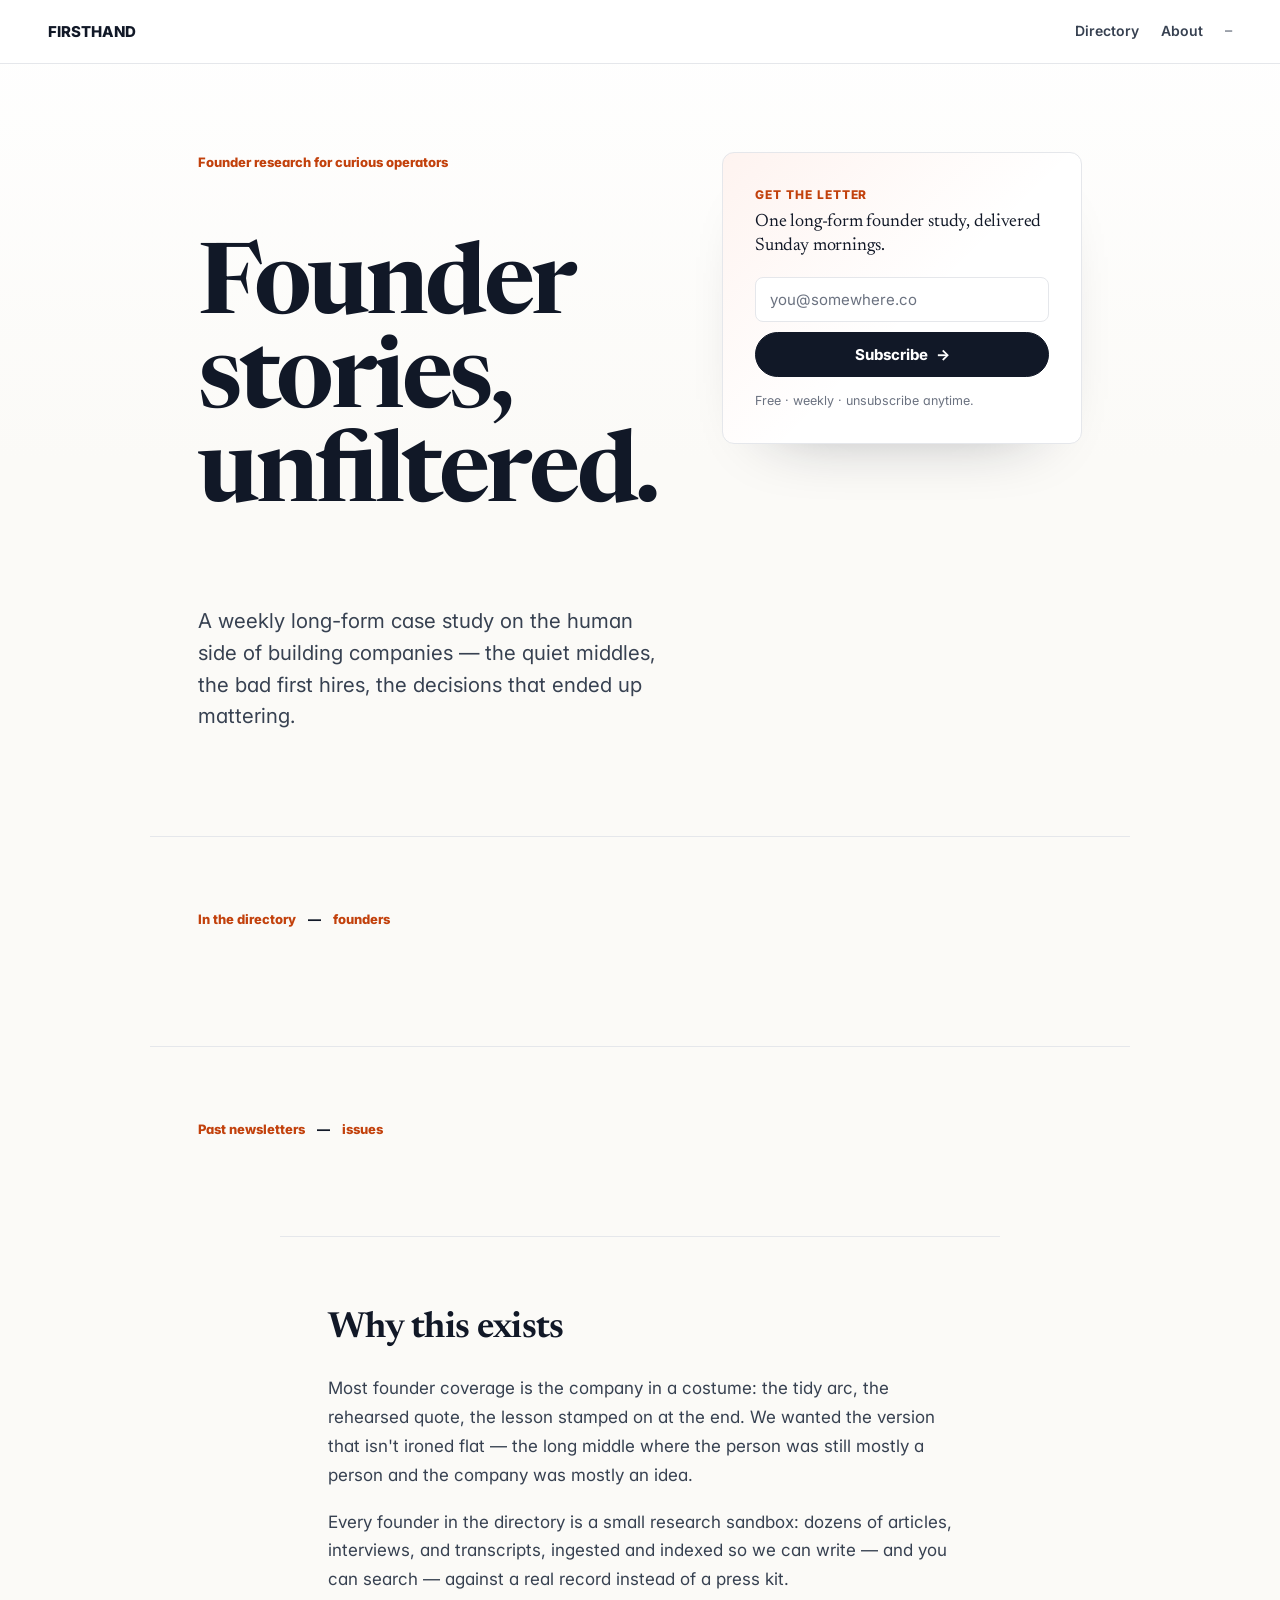
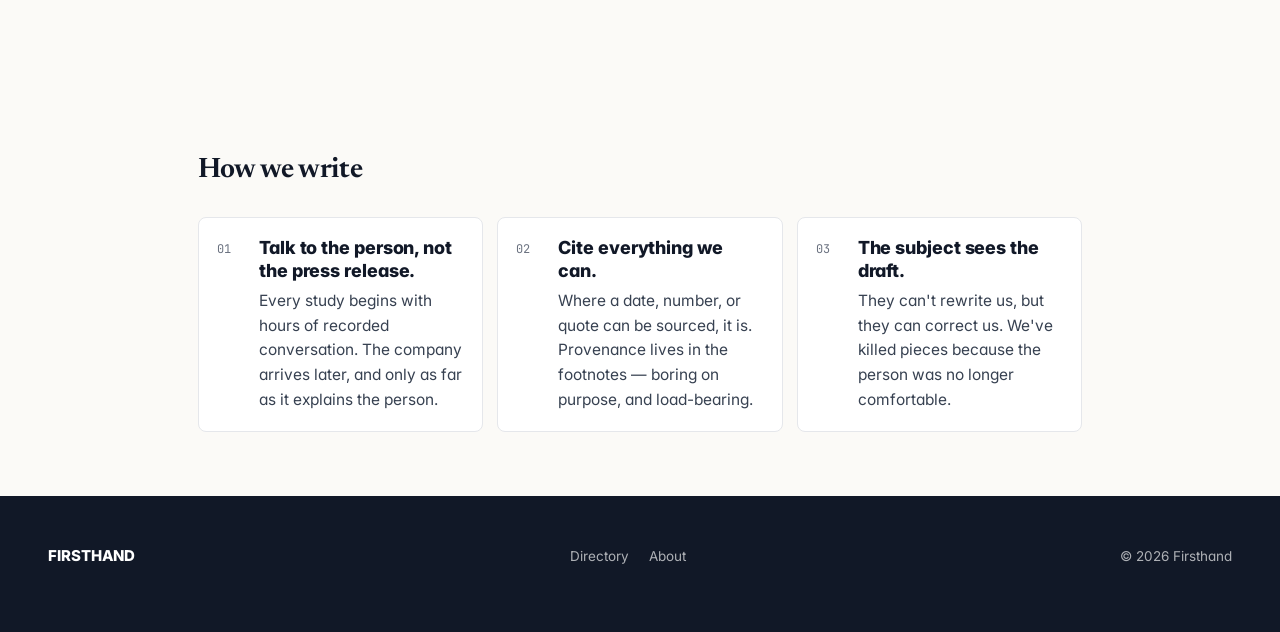
<file: web/index.html>
<!doctype html>
<html lang="en">
<head>
<meta charset="utf-8" />
<meta name="viewport" content="width=device-width, initial-scale=1" />
<title>FIRSTHAND — Founder stories, unfiltered</title>
<meta name="description" content="A weekly long-form case study on the human side of building companies." />
<link rel="preconnect" href="https://fonts.googleapis.com">
<link rel="preconnect" href="https://fonts.gstatic.com" crossorigin>
<link href="https://fonts.googleapis.com/css2?family=Fraunces:ital,opsz,wght,SOFT@0,9..144,300..900,0..100;1,9..144,300..900,0..100&family=Inter:wght@400;500;600;700&family=Newsreader:ital,opsz,wght@0,6..72,400..700;1,6..72,400..700&family=JetBrains+Mono:wght@400;500&display=swap" rel="stylesheet">
<link rel="stylesheet" href="styles.css" />
</head>
<body>

<nav class="nav">
  <a href="/" class="nav-brand">Firsthand</a>
  <div class="nav-links">
    <a href="#directory">Directory</a>
    <a href="#note">About</a>
    <span class="nav-session" data-session>—</span>
  </div>
</nav>

<section class="hero">
  <p class="hero-kicker">Founder research for curious operators</p>
  <h1 class="hero-title">Founder stories, unfiltered.</h1>
  <p class="hero-deck">
    A weekly long-form case study on the human side of building companies — the quiet middles, the bad first hires, the decisions that ended up mattering.
  </p>
  <form class="sub-form" onsubmit="event.preventDefault(); this.querySelector('.sub-thanks').hidden=false; this.querySelector('.sub-stack').hidden=true; this.querySelector('.sub-fine').hidden=true;">
    <p class="sub-eyebrow">Get the letter</p>
    <p class="sub-pitch">One long-form founder study, delivered Sunday mornings.</p>
    <div class="sub-stack">
      <input type="email" name="email" placeholder="you@somewhere.co" autocomplete="email" required>
      <button type="submit" class="btn">Subscribe <span class="arrow">→</span></button>
    </div>
    <p class="sub-fine">Free · weekly · unsubscribe anytime.</p>
    <p class="sub-thanks" hidden><strong>Thanks.</strong> A confirmation note is on its way.</p>
  </form>
</section>

<section class="section section-rule" id="directory">
  <p class="section-eyebrow">
    <span>In the directory</span>
    <span class="count" data-live-count>—</span>
    <span>founders</span>
  </p>
  <div class="dir-scroll" data-dir-grid></div>
  <p class="dir-empty" data-dir-empty hidden>
    No founders yet. Run <code>python -m newsletter.cli research "Founder Name"</code> to add one.
  </p>
</section>

<section class="section section-rule" id="newsletters">
  <p class="section-eyebrow">
    <span>Past newsletters</span>
    <span class="count" data-nl-count>—</span>
    <span>issues</span>
  </p>
  <ul class="nl-list" data-nl-grid></ul>
  <p class="dir-empty" data-nl-empty hidden>
    No newsletters yet. Generate one with <code>POST /founders/&lt;id&gt;/newsletter</code>.
  </p>
</section>

<section class="note section-rule" id="note">
  <h2>Why this exists</h2>
  <p>
    Most founder coverage is the company in a costume: the tidy arc, the rehearsed quote, the lesson stamped on at the end. We wanted the version that isn't ironed flat — the long middle where the person was still mostly a person and the company was mostly an idea.
  </p>
  <p>
    Every founder in the directory is a small research sandbox: dozens of articles, interviews, and transcripts, ingested and indexed so we can write — and you can search — against a real record instead of a press kit.
  </p>
</section>

<section class="rules">
  <h2>How we write</h2>
  <ol>
    <li>
      <div>
        <h4>Talk to the person, not the press release.</h4>
        <p>Every study begins with hours of recorded conversation. The company arrives later, and only as far as it explains the person.</p>
      </div>
    </li>
    <li>
      <div>
        <h4>Cite everything we can.</h4>
        <p>Where a date, number, or quote can be sourced, it is. Provenance lives in the footnotes — boring on purpose, and load-bearing.</p>
      </div>
    </li>
    <li>
      <div>
        <h4>The subject sees the draft.</h4>
        <p>They can't rewrite us, but they can correct us. We've killed pieces because the person was no longer comfortable.</p>
      </div>
    </li>
  </ol>
</section>

<footer class="foot">
  <span class="foot-brand">Firsthand</span>
  <div class="foot-links">
    <a href="#directory">Directory</a>
    <a href="#note">About</a>
  </div>
  <span>© 2026 Firsthand</span>
</footer>

<script type="module">
import { createClient } from "https://esm.sh/@supabase/supabase-js@2";
(async () => {
  const here = location.pathname + location.search + location.hash;
  const goLogin = () => location.replace(`/login.html?next=${encodeURIComponent(here)}`);

  let supabase = null;
  let session = null;
  try {
    const cfg = await (await fetch("/auth/config")).json();
    if (cfg.supabase_url && cfg.supabase_anon_key) {
      supabase = createClient(cfg.supabase_url, cfg.supabase_anon_key);
      ({ data: { session } } = await supabase.auth.getSession());
    }
  } catch (_) { /* fall through to gate */ }
  if (!session) { goLogin(); return; }

  const sessionEl = document.querySelector("[data-session]");
  if (sessionEl) {
    sessionEl.innerHTML = "";
    const who = document.createElement("span");
    who.textContent = session.user.email || "signed in";
    const sep = document.createTextNode(" · ");
    const out = document.createElement("a");
    out.href = "#";
    out.textContent = "sign out";
    out.addEventListener("click", async (e) => {
      e.preventDefault();
      await supabase.auth.signOut();
      goLogin();
    });
    sessionEl.append(who, sep, out);
  }

  const PALETTE = [
    ["#F7F7F2", "#111827"],
    ["#EEF5FF", "#1D4ED8"],
    ["#FFF3EA", "#C2410C"],
    ["#EEF8F3", "#047857"],
    ["#F4F1FF", "#6D28D9"],
    ["#F8FAFC", "#334155"],
    ["#FFF7ED", "#9A3412"],
    ["#EFF6FF", "#1E40AF"],
  ];

  const initials = (name) =>
    name.split(/\s+/).filter(Boolean).slice(0, 2).map((p) => p[0].toUpperCase()).join("");

  const fmtDate = (iso) => {
    try {
      const d = new Date(iso);
      return d.toLocaleDateString(undefined, { month: "short", year: "numeric" });
    } catch { return ""; }
  };

  const esc = (s) =>
    String(s ?? "").replace(/[&<>"']/g, (c) =>
      ({ "&": "&amp;", "<": "&lt;", ">": "&gt;", '"': "&quot;", "'": "&#39;" }[c]));

  const cardHTML = (founder, idx) => {
    const [bg, ink] = PALETTE[idx % PALETTE.length];
    const role = founder.company_name
      ? `${founder.company_name}${founder.notes ? " · " + founder.notes : ""}`
      : (founder.notes || "Founder dossier");
    return `
      <a href="/founder.html?id=${encodeURIComponent(founder.id)}" class="dir-card">
        <span class="dir-avatar" style="--mono-bg:${bg};--mono-ink:${ink}">${esc(initials(founder.name) || "··")}</span>
        <span class="dir-name">${esc(founder.name)}</span>
        <span class="dir-meta">${esc(role)}</span>
        <span class="dir-when">${esc(fmtDate(founder.created_at))}</span>
      </a>`;
  };

  const nlRowHTML = (nl) => {
    const who = [nl.name, fmtDate(nl.generated_at)].filter(Boolean).join(" · ");
    return `
      <li>
        <a href="/newsletter.html?slug=${encodeURIComponent(nl.slug)}" class="nl-row">
          <span class="nl-id">
            <span class="nl-title">${esc(nl.title || "Untitled")}</span>
            <span class="nl-meta">${esc(who)}</span>
          </span>
          <span class="dir-arrow">→</span>
        </a>
      </li>`;
  };

  try {
    const res = await fetch("/founders");
    if (res.ok) {
      const data = await res.json();
      const founders = data.founders || [];
      const count = data.count ?? founders.length;

      const grid = document.querySelector("[data-dir-grid]");
      const empty = document.querySelector("[data-dir-empty]");
      if (grid) grid.innerHTML = founders.map((f, i) => cardHTML(f, i)).join("");
      if (empty) empty.hidden = founders.length > 0;

      document.querySelectorAll("[data-live-count]").forEach((el) => {
        el.textContent = String(count);
      });
    }
  } catch (err) {
    console.warn("founders fetch failed", err);
  }

  try {
    const res = await fetch("/newsletters");
    if (res.ok) {
      const data = await res.json();
      const letters = data.newsletters || [];
      const count = data.count ?? letters.length;

      const grid = document.querySelector("[data-nl-grid]");
      const empty = document.querySelector("[data-nl-empty]");
      if (grid) grid.innerHTML = letters.map(nlRowHTML).join("");
      if (empty) empty.hidden = letters.length > 0;

      document.querySelectorAll("[data-nl-count]").forEach((el) => {
        el.textContent = String(count);
      });
    }
  } catch (err) {
    console.warn("newsletters fetch failed", err);
  }
})();
</script>
</body>
</html>
</file>
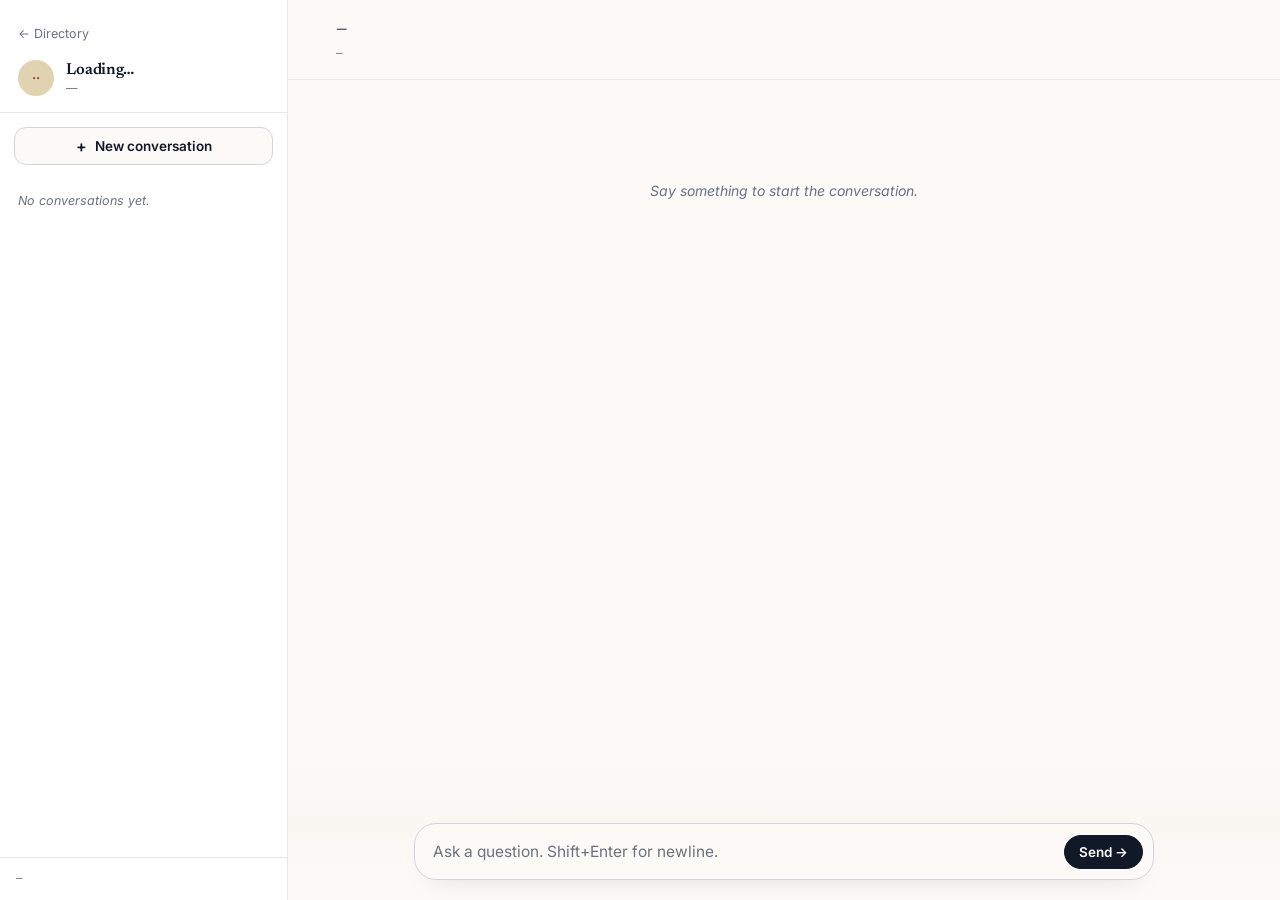
<file: web/founder.html>
<!doctype html>
<html lang="en">
<head>
<meta charset="utf-8" />
<meta name="viewport" content="width=device-width, initial-scale=1" />
<title>FIRSTHAND — Conversation</title>
<link rel="preconnect" href="https://fonts.googleapis.com">
<link rel="preconnect" href="https://fonts.gstatic.com" crossorigin>
<link href="https://fonts.googleapis.com/css2?family=Fraunces:ital,opsz,wght,SOFT@0,9..144,300..900,0..100;1,9..144,300..900,0..100&family=Inter:wght@400;500;600;700&family=Newsreader:ital,opsz,wght@0,6..72,400..700;1,6..72,400..700&family=JetBrains+Mono:wght@400;500&display=swap" rel="stylesheet">
<link rel="stylesheet" href="styles.css" />
<style>
  html, body { height: 100%; }
  body { overflow: hidden; }

  .app {
    display: flex;
    height: 100vh;
    width: 100%;
  }

  /* ─── sidebar ─── */
  .side {
    width: 288px;
    flex-shrink: 0;
    display: flex;
    flex-direction: column;
    background: var(--paper-card, #F3EFE6);
    border-right: 1px solid var(--rule);
    height: 100%;
  }
  .side-top {
    padding: 20px 18px 16px;
    border-bottom: 1px solid var(--rule);
  }
  .side-back {
    display: inline-flex;
    align-items: center;
    gap: 6px;
    font-family: var(--read);
    font-size: 12.5px;
    color: var(--ink-mute);
    margin-bottom: 16px;
    transition: color 160ms ease;
  }
  .side-back:hover { color: var(--ink); }
  .side-founder {
    display: flex;
    align-items: flex-start;
    gap: 12px;
    min-width: 0;
  }
  .side-mono {
    width: 36px;
    height: 36px;
    border-radius: 50%;
    display: flex;
    align-items: center;
    justify-content: center;
    background: var(--mono-bg, #E2D3B0);
    color: var(--mono-ink, #7B3A18);
    font-family: var(--sans);
    font-size: 13px;
    font-weight: 600;
    flex-shrink: 0;
  }
  .side-founder .meta {
    min-width: 0;
    display: flex;
    flex-direction: column;
    gap: 2px;
    padding-top: 1px;
  }
  .side-founder .name {
    font-family: var(--serif);
    font-size: 16px;
    font-weight: 600;
    line-height: 1.15;
    letter-spacing: -0.01em;
    color: var(--ink);
    white-space: nowrap;
    overflow: hidden;
    text-overflow: ellipsis;
  }
  .side-founder .sub {
    padding-top: 0;
    font-family: var(--read);
    font-size: 11.5px;
    line-height: 1.25;
    color: var(--ink-mute);
    white-space: nowrap;
    overflow: hidden;
    text-overflow: ellipsis;
  }

  .new-btn {
    margin: 14px 14px 6px;
    padding: 10px 14px;
    display: flex;
    align-items: center;
    justify-content: center;
    gap: 8px;
    font-family: var(--read);
    font-size: 13.5px;
    font-weight: 600;
    color: var(--ink);
    background: var(--paper, #FAF7F2);
    border: 1px solid var(--rule-strong);
    border-radius: 12px;
    cursor: pointer;
    transition: border-color 160ms ease, background 160ms ease, transform 80ms ease;
  }
  .new-btn:hover { border-color: var(--ink-soft); background: #fff; }
  .new-btn:active { transform: scale(0.99); }
  .new-btn .plus { font-size: 16px; line-height: 1; margin-top: -1px; }

  .convo-list {
    flex: 1;
    overflow-y: auto;
    padding: 8px 10px 16px;
    display: flex;
    flex-direction: column;
    gap: 2px;
  }
  .convo-list-empty {
    font-family: var(--read);
    font-size: 12.5px;
    color: var(--ink-mute);
    font-style: italic;
    padding: 12px 8px;
  }
  .convo {
    display: flex;
    align-items: center;
    gap: 8px;
    padding: 9px 10px;
    border-radius: 10px;
    cursor: pointer;
    border: 1px solid transparent;
    transition: background 140ms ease, border-color 140ms ease;
    position: relative;
  }
  .convo:hover { background: rgba(0,0,0,0.035); }
  .convo.active {
    background: var(--paper, #FAF7F2);
    border-color: var(--rule-strong);
  }
  .convo .title {
    flex: 1;
    min-width: 0;
    font-family: var(--read);
    font-size: 13.5px;
    color: var(--ink-soft);
    white-space: nowrap;
    overflow: hidden;
    text-overflow: ellipsis;
    line-height: 1.35;
  }
  .convo.active .title { color: var(--ink); font-weight: 500; }
  .convo .acts {
    display: flex;
    gap: 2px;
    flex-shrink: 0;
    opacity: 0;
    transition: opacity 140ms ease;
  }
  .convo:hover .acts, .convo.active .acts { opacity: 1; }
  .convo .acts button {
    border: none;
    background: transparent;
    color: var(--ink-mute);
    cursor: pointer;
    font-size: 13px;
    line-height: 1;
    padding: 4px;
    border-radius: 6px;
    transition: color 140ms ease, background 140ms ease;
  }
  .convo .acts button:hover { color: var(--ink); background: rgba(0,0,0,0.06); }
  .convo .acts button.del:hover { color: var(--accent); }
  .convo .title-input {
    flex: 1;
    min-width: 0;
    font-family: var(--read);
    font-size: 13.5px;
    color: var(--ink);
    background: #fff;
    border: 1px solid var(--rule-strong);
    border-radius: 6px;
    padding: 4px 7px;
    outline: none;
  }

  .side-foot {
    padding: 12px 16px;
    border-top: 1px solid var(--rule);
    font-family: var(--mono);
    font-size: 11px;
    color: var(--ink-mute);
    display: flex;
    align-items: center;
    justify-content: space-between;
    gap: 8px;
  }
  .side-foot a { color: var(--ink-soft); transition: color 160ms ease; }
  .side-foot a:hover { color: var(--ink); }
  .side-foot .who {
    white-space: nowrap;
    overflow: hidden;
    text-overflow: ellipsis;
  }

  /* ─── main / chat ─── */
  .main {
    flex: 1;
    min-width: 0;
    display: flex;
    flex-direction: column;
    height: 100%;
    background: var(--paper, #FAF7F2);
    position: relative;
  }
  .main-head {
    display: flex;
    align-items: center;
    gap: 12px;
    padding: 16px var(--gutter);
    border-bottom: 1px solid var(--rule);
    flex-shrink: 0;
  }
  .hamburger {
    display: none;
    border: 1px solid var(--rule-strong);
    background: transparent;
    border-radius: 9px;
    width: 34px;
    height: 34px;
    cursor: pointer;
    align-items: center;
    justify-content: center;
    color: var(--ink-soft);
    flex-shrink: 0;
    font-size: 16px;
  }
  .head-title {
    min-width: 0;
    display: flex;
    flex-direction: column;
    gap: 2px;
  }
  .head-title .convo-name {
    font-family: var(--serif);
    font-size: 17px;
    font-weight: 600;
    letter-spacing: -0.01em;
    color: var(--ink);
    white-space: nowrap;
    overflow: hidden;
    text-overflow: ellipsis;
  }
  .head-title .src-line {
    font-family: var(--mono);
    font-size: 11px;
    color: var(--ink-mute);
  }

  .scroll {
    flex: 1;
    overflow-y: auto;
    min-height: 0;
  }
  .chat-thread {
    max-width: 740px;
    margin: 0 auto;
    padding: 28px var(--gutter) 132px;
    display: flex;
    flex-direction: column;
    gap: 28px;
  }
  .turn { display: flex; flex-direction: column; }
  .turn .body {
    font-family: var(--read);
    font-size: 15.5px;
    line-height: 1.65;
    color: var(--ink);
    white-space: pre-wrap;
    word-wrap: break-word;
  }
  .turn.you { align-self: flex-end; max-width: 80%; }
  .turn.you .body {
    background: var(--paper-card, #F3EFE6);
    padding: 11px 16px;
    border-radius: 18px;
    border: 1px solid var(--rule);
  }
  .turn.them { align-self: stretch; max-width: 100%; }
  .turn.them .body { padding: 0; background: transparent; border: none; }

  .chat-empty {
    color: var(--ink-mute);
    align-self: center;
    padding: 72px 0;
    font-family: var(--read);
    font-size: 14px;
    font-style: italic;
  }
  .chat-pending {
    font-family: var(--read);
    font-size: 14px;
    color: var(--ink-mute);
    align-self: flex-start;
    padding: 4px 0;
    font-style: italic;
  }
  .chat-error {
    font-family: var(--read);
    color: #B5421F;
    font-size: 13.5px;
    padding: 6px 12px;
    background: rgba(181, 66, 31, 0.06);
    border-radius: 8px;
    align-self: flex-start;
    max-width: 100%;
  }

  .dock {
    position: absolute;
    left: 0;
    right: 0;
    bottom: 0;
    padding: 64px var(--gutter) 20px;
    background: linear-gradient(
      to bottom,
      rgba(250, 247, 242, 0) 0%,
      rgba(250, 247, 242, 0.85) 48%,
      var(--paper, #FAF7F2) 80%
    );
    pointer-events: none;
    z-index: 10;
  }
  .chat-compose {
    pointer-events: auto;
    max-width: 740px;
    margin: 0 auto;
    background: var(--paper, #FAF7F2);
    border: 1px solid var(--rule-strong);
    border-radius: 22px;
    padding: 10px 10px 10px 18px;
    display: flex;
    gap: 8px;
    align-items: flex-end;
    box-shadow: 0 10px 28px -18px rgba(26, 26, 26, 0.22);
    transition: border-color 160ms ease, box-shadow 160ms ease;
  }
  .chat-compose:focus-within {
    border-color: var(--ink-soft);
    box-shadow: 0 12px 32px -18px rgba(26, 26, 26, 0.28);
  }
  .chat-compose textarea {
    flex: 1;
    border: none;
    background: transparent;
    font-family: var(--read);
    font-size: 15.5px;
    line-height: 1.5;
    color: var(--ink);
    resize: none;
    outline: none;
    min-height: 28px;
    max-height: 200px;
    padding: 6px 0;
  }
  .chat-compose textarea::placeholder { color: var(--ink-mute); }
  .chat-compose button {
    font-family: var(--read);
    font-size: 13.5px;
    font-weight: 600;
    background: var(--ink);
    color: #fff;
    border: 1px solid var(--ink);
    padding: 8px 14px;
    border-radius: 999px;
    cursor: pointer;
    transition: opacity 160ms ease, transform 80ms ease;
    flex-shrink: 0;
  }
  .chat-compose button:hover { opacity: 0.88; }
  .chat-compose button:active { transform: scale(0.97); }
  .chat-compose button:disabled { opacity: 0.35; cursor: not-allowed; }

  .scrim {
    display: none;
    position: fixed;
    inset: 0;
    background: rgba(26, 26, 26, 0.32);
    z-index: 20;
  }

  @media (max-width: 860px) {
    .hamburger { display: flex; }
    .side {
      position: fixed;
      left: 0; top: 0; bottom: 0;
      z-index: 30;
      transform: translateX(-100%);
      transition: transform 220ms ease;
      box-shadow: 0 0 40px -10px rgba(26,26,26,0.3);
    }
    .side.open { transform: translateX(0); }
    .scrim.show { display: block; }
  }
</style>
</head>
<body>

<div class="app">
  <aside class="side" data-side>
    <div class="side-top">
      <a class="side-back" href="/">← Directory</a>
      <div class="side-founder">
        <div class="side-mono" data-mono>··</div>
        <div class="meta">
          <div class="name" data-name>Loading…</div>
          <div class="sub" data-sub>—</div>
        </div>
      </div>
    </div>

    <button class="new-btn" data-new><span class="plus">+</span> New conversation</button>

    <div class="convo-list" data-list>
      <div class="convo-list-empty" data-list-empty>No conversations yet.</div>
    </div>

    <div class="side-foot">
      <span class="who" data-session>—</span>
    </div>
  </aside>

  <main class="main">
    <header class="main-head">
      <button class="hamburger" data-burger aria-label="Toggle conversations">☰</button>
      <div class="head-title">
        <span class="convo-name" data-convo-name>—</span>
        <span class="src-line" data-source-line>—</span>
      </div>
    </header>

    <div class="scroll" data-scroll>
      <div class="chat-thread" data-thread>
        <div class="chat-empty" data-empty>Say something to start the conversation.</div>
      </div>
    </div>

    <div class="dock">
      <form class="chat-compose" data-form>
        <textarea data-input placeholder="Ask a question. Shift+Enter for newline." rows="1"></textarea>
        <button type="submit" data-send>Send →</button>
      </form>
    </div>
  </main>
</div>

<div class="scrim" data-scrim></div>

<script type="module">
import { createClient } from "https://esm.sh/@supabase/supabase-js@2";
(async () => {
  // --- auth bootstrap ---
  const here = location.pathname + location.search;
  const goLogin = () => location.replace(`/login.html?next=${encodeURIComponent(here)}`);

  let supabase = null;
  let session = null;
  try {
    const cfg = await (await fetch("/auth/config")).json();
    if (cfg.supabase_url && cfg.supabase_anon_key) {
      supabase = createClient(cfg.supabase_url, cfg.supabase_anon_key);
      ({ data: { session } } = await supabase.auth.getSession());
    }
  } catch (_) { /* fall through */ }
  if (!session) { goLogin(); return; }

  // signed-in footer
  const sessionEl = document.querySelector("[data-session]");
  sessionEl.innerHTML = "";
  const who = document.createElement("span");
  who.textContent = session.user.email || "signed in";
  const sep = document.createTextNode(" · ");
  const out = document.createElement("a");
  out.href = "#"; out.textContent = "sign out";
  out.addEventListener("click", async (e) => {
    e.preventDefault();
    await supabase.auth.signOut();
    goLogin();
  });
  sessionEl.append(who, sep, out);

  const authFetch = async (url, opts = {}) => {
    const { data: { session: cur } } = await supabase.auth.getSession();
    if (!cur) { goLogin(); throw new Error("not signed in"); }
    const headers = new Headers(opts.headers || {});
    headers.set("Authorization", `Bearer ${cur.access_token}`);
    const res = await fetch(url, { ...opts, headers });
    if (res.status === 401) { goLogin(); throw new Error("unauthorized"); }
    return res;
  };

  // --- avatar helpers ---
  const PALETTE = [
    ["#F7F7F2", "#111827"], ["#EEF5FF", "#1D4ED8"], ["#FFF3EA", "#C2410C"],
    ["#EEF8F3", "#047857"], ["#F4F1FF", "#6D28D9"], ["#F8FAFC", "#334155"],
    ["#FFF7ED", "#9A3412"], ["#EFF6FF", "#1E40AF"],
  ];
  const initials = (name) =>
    (name || "").split(/\s+/).filter(Boolean).slice(0, 2).map(p => p[0].toUpperCase()).join("") || "··";
  const hash = (s) => {
    let h = 0; for (const ch of s || "") h = (h * 31 + ch.charCodeAt(0)) | 0;
    return Math.abs(h);
  };
  const relTime = (iso) => {
    const t = new Date(iso).getTime();
    if (!t) return "";
    const diff = (Date.now() - t) / 1000;
    if (diff < 60) return "just now";
    if (diff < 3600) return `${Math.floor(diff / 60)}m ago`;
    if (diff < 86400) return `${Math.floor(diff / 3600)}h ago`;
    if (diff < 604800) return `${Math.floor(diff / 86400)}d ago`;
    return new Date(iso).toLocaleDateString(undefined, { month: "short", day: "numeric" });
  };

  const params = new URLSearchParams(location.search);
  const id = params.get("id");
  if (!id) {
    document.querySelector("[data-name]").textContent = "No founder selected.";
    return;
  }

  // --- element refs ---
  const thread = document.querySelector("[data-thread]");
  const emptyEl = document.querySelector("[data-empty]");
  const scroll = document.querySelector("[data-scroll]");
  const input = document.querySelector("[data-input]");
  const form = document.querySelector("[data-form]");
  const sendBtn = document.querySelector("[data-send]");
  const listEl = document.querySelector("[data-list]");
  const listEmpty = document.querySelector("[data-list-empty]");
  const newBtn = document.querySelector("[data-new]");
  const convoName = document.querySelector("[data-convo-name]");
  const side = document.querySelector("[data-side]");
  const scrim = document.querySelector("[data-scrim]");

  // --- mobile drawer ---
  const openSide = () => { side.classList.add("open"); scrim.classList.add("show"); };
  const closeSide = () => { side.classList.remove("open"); scrim.classList.remove("show"); };
  document.querySelector("[data-burger]").addEventListener("click", () =>
    side.classList.contains("open") ? closeSide() : openSide());
  scrim.addEventListener("click", closeSide);

  // --- state ---
  let conversations = [];
  let activeId = null;

  const scrollToEnd = () => { scroll.scrollTop = scroll.scrollHeight; };

  const renderTurn = (role, content) => {
    if (emptyEl) emptyEl.hidden = true;
    const div = document.createElement("div");
    div.className = "turn " + (role === "user" ? "you" : "them");
    const body = document.createElement("div");
    body.className = "body";
    body.textContent = content;
    div.appendChild(body);
    thread.appendChild(div);
    scrollToEnd();
    return div;
  };

  const clearThread = () => {
    thread.querySelectorAll(".turn, .chat-pending, .chat-error").forEach(n => n.remove());
    if (emptyEl) emptyEl.hidden = false;
  };

  // --- founder metadata ---
  try {
    const res = await fetch(`/founders/${encodeURIComponent(id)}`);
    if (res.ok) {
      const f = await res.json();
      window.__founderName = f.name;
      document.querySelector("[data-name]").textContent = f.name;
      const subBits = [];
      if (f.company_name) subBits.push(f.company_name);
      document.querySelector("[data-sub]").textContent = subBits.join(" · ") || "Founder dossier";
      document.querySelector("[data-source-line]").textContent =
        `${f.source_count} source${f.source_count === 1 ? "" : "s"} in the sandbox`;
      const [bg, ink] = PALETTE[hash(f.id) % PALETTE.length];
      const mono = document.querySelector("[data-mono]");
      mono.style.background = bg;
      mono.style.color = ink;
      mono.textContent = initials(f.name);
      document.title = `FIRSTHAND — ${f.name}`;
    } else {
      document.querySelector("[data-name]").textContent = "Founder not found.";
      return;
    }
  } catch (err) {
    document.querySelector("[data-name]").textContent = "Could not load founder.";
    return;
  }

  // --- conversation sidebar ---
  const titleOf = (c) => c.title && c.title.trim() ? c.title : "New conversation";

  const renderList = () => {
    listEl.querySelectorAll(".convo").forEach(n => n.remove());
    listEmpty.hidden = conversations.length > 0;
    for (const c of conversations) {
      const row = document.createElement("div");
      row.className = "convo" + (c.id === activeId ? " active" : "");
      row.dataset.cid = c.id;

      const title = document.createElement("span");
      title.className = "title";
      title.textContent = titleOf(c);
      title.title = titleOf(c);

      const acts = document.createElement("span");
      acts.className = "acts";
      const renameB = document.createElement("button");
      renameB.type = "button"; renameB.textContent = "✎"; renameB.title = "Rename";
      const delB = document.createElement("button");
      delB.type = "button"; delB.className = "del"; delB.textContent = "✕"; delB.title = "Delete";
      acts.append(renameB, delB);

      row.append(title, acts);
      listEl.appendChild(row);

      row.addEventListener("click", (e) => {
        if (e.target.closest(".acts")) return;
        selectConversation(c.id);
        closeSide();
      });
      renameB.addEventListener("click", (e) => { e.stopPropagation(); beginRename(c, row, title); });
      delB.addEventListener("click", (e) => { e.stopPropagation(); deleteConversation(c); });
    }
  };

  const setActive = (cid) => {
    activeId = cid;
    const c = conversations.find(x => x.id === cid);
    convoName.textContent = c ? titleOf(c) : "—";
    listEl.querySelectorAll(".convo").forEach(r =>
      r.classList.toggle("active", r.dataset.cid === cid));
  };

  const loadConversations = async () => {
    const res = await authFetch(`/founders/${encodeURIComponent(id)}/conversations`);
    const { conversations: rows } = await res.json();
    conversations = rows || [];
    renderList();
    return conversations;
  };

  const loadMessages = async (cid) => {
    clearThread();
    try {
      const res = await authFetch(`/founders/${encodeURIComponent(id)}/conversations/${cid}/messages`);
      if (res.ok) {
        const { messages } = await res.json();
        for (const m of (messages || [])) renderTurn(m.role, m.content);
      }
    } catch (_) { /* ignore */ }
    scrollToEnd();
  };

  const selectConversation = async (cid) => {
    if (cid === activeId) return;
    setActive(cid);
    await loadMessages(cid);
    input.focus();
  };

  const createConversation = async () => {
    const res = await authFetch(`/founders/${encodeURIComponent(id)}/conversations`, {
      method: "POST",
      headers: { "Content-Type": "application/json" },
      body: JSON.stringify({}),
    });
    const convo = await res.json();
    conversations.unshift(convo);
    renderList();
    setActive(convo.id);
    clearThread();
    return convo;
  };

  newBtn.addEventListener("click", async () => {
    try {
      await createConversation();
      closeSide();
      input.focus();
    } catch (_) { /* ignore */ }
  });

  const beginRename = (c, row, titleEl) => {
    const inputEl = document.createElement("input");
    inputEl.className = "title-input";
    inputEl.value = titleOf(c);
    row.replaceChild(inputEl, titleEl);
    inputEl.focus();
    inputEl.select();
    let done = false;
    const commit = async (save) => {
      if (done) return;
      done = true;
      const next = inputEl.value.trim();
      if (save && next && next !== titleOf(c)) {
        try {
          const res = await authFetch(`/founders/${encodeURIComponent(id)}/conversations/${c.id}`, {
            method: "PATCH",
            headers: { "Content-Type": "application/json" },
            body: JSON.stringify({ title: next }),
          });
          if (res.ok) {
            const updated = await res.json();
            c.title = updated.title;
          }
        } catch (_) { /* ignore */ }
      }
      renderList();
      if (c.id === activeId) convoName.textContent = titleOf(c);
    };
    inputEl.addEventListener("keydown", (e) => {
      if (e.key === "Enter") { e.preventDefault(); commit(true); }
      else if (e.key === "Escape") { e.preventDefault(); commit(false); }
    });
    inputEl.addEventListener("blur", () => commit(true));
  };

  const deleteConversation = async (c) => {
    if (!confirm(`Delete "${titleOf(c)}"? This can't be undone.`)) return;
    try {
      const res = await authFetch(`/founders/${encodeURIComponent(id)}/conversations/${c.id}`, {
        method: "DELETE",
      });
      if (!res.ok) return;
    } catch (_) { return; }
    conversations = conversations.filter(x => x.id !== c.id);
    if (c.id === activeId) {
      if (conversations.length) {
        activeId = null;
        await selectConversation(conversations[0].id);
      } else {
        await createConversation();
      }
    }
    renderList();
  };

  // --- send ---
  const autosize = () => {
    input.style.height = "auto";
    input.style.height = Math.min(input.scrollHeight, 200) + "px";
  };
  input.addEventListener("input", autosize);

  const send = async () => {
    const message = input.value.trim();
    if (!message || !activeId) return;
    const cid = activeId;
    const wasUntitled = !(conversations.find(c => c.id === cid)?.title || "").trim();

    input.value = "";
    autosize();
    renderTurn("user", message);
    sendBtn.disabled = true;

    const pending = document.createElement("div");
    pending.className = "chat-pending";
    pending.textContent = "thinking…";
    thread.appendChild(pending);
    scrollToEnd();

    try {
      const res = await authFetch(`/founders/${encodeURIComponent(id)}/conversations/${cid}/chat`, {
        method: "POST",
        headers: { "Content-Type": "application/json" },
        body: JSON.stringify({ message }),
      });
      pending.remove();
      if (!res.ok) {
        const err = await res.json().catch(() => ({}));
        const detail = err.detail;
        const msg = typeof detail === "string" ? detail : (detail ? JSON.stringify(detail) : `Error ${res.status}`);
        const e = document.createElement("div");
        e.className = "chat-error";
        e.textContent = msg;
        thread.appendChild(e);
        scrollToEnd();
      } else {
        const { reply } = await res.json();
        renderTurn("assistant", reply);
        // First reply names the conversation and bumps it to the top — refresh the list.
        if (wasUntitled) {
          await loadConversations();
          setActive(cid);
        }
      }
    } catch (err) {
      pending.remove();
      const e = document.createElement("div");
      e.className = "chat-error";
      e.textContent = "Network error.";
      thread.appendChild(e);
      scrollToEnd();
    } finally {
      sendBtn.disabled = false;
      input.focus();
    }
  };

  form.addEventListener("submit", (e) => { e.preventDefault(); send(); });
  input.addEventListener("keydown", (e) => {
    if (e.key === "Enter" && !e.shiftKey) { e.preventDefault(); send(); }
  });

  // --- boot ---
  await loadConversations();
  if (conversations.length) {
    await selectConversation(conversations[0].id);
  } else {
    await createConversation();
  }
  input.focus();
})();
</script>
</body>
</html>
</file>
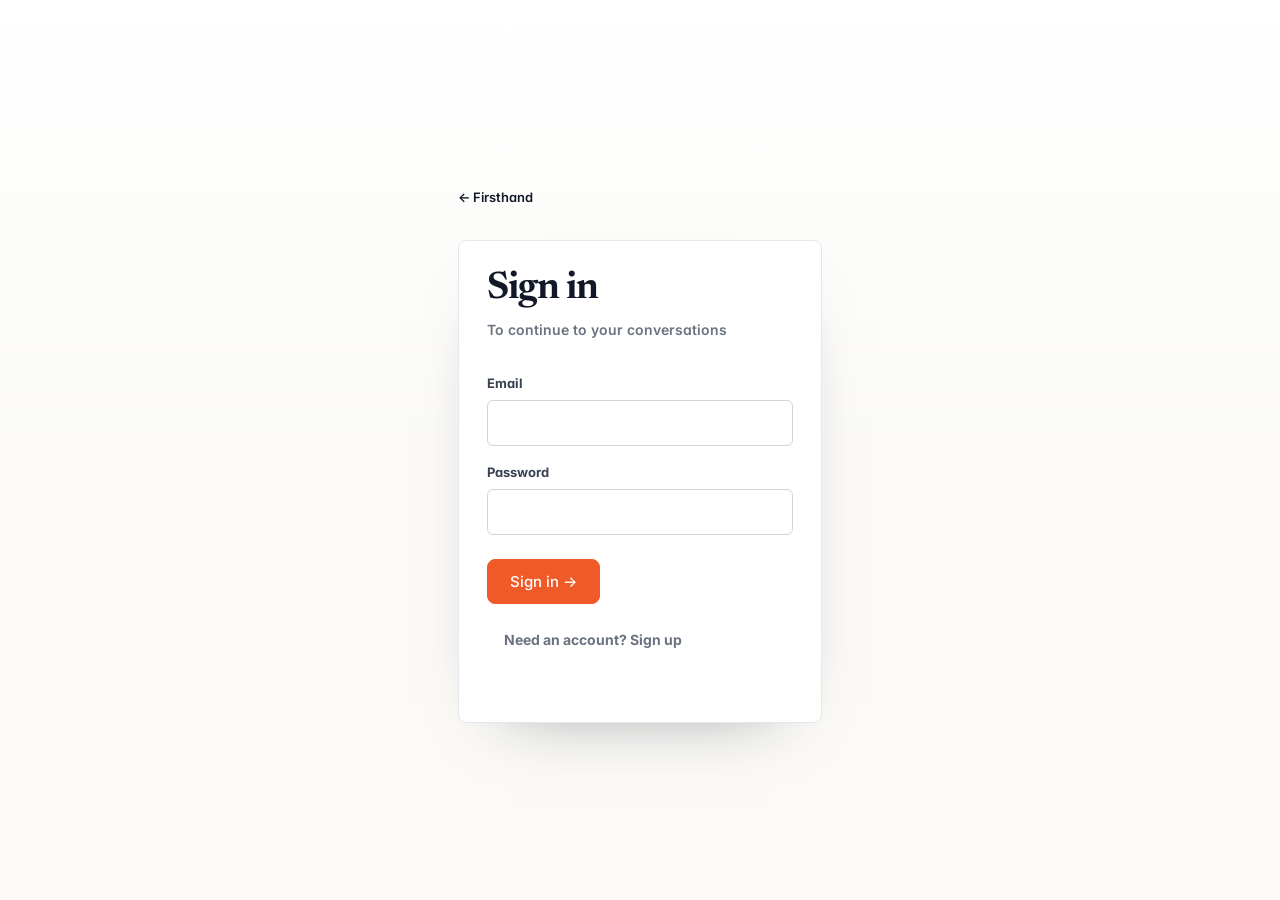
<file: web/login.html>
<!doctype html>
<html lang="en">
<head>
<meta charset="utf-8" />
<meta name="viewport" content="width=device-width, initial-scale=1" />
<title>FIRSTHAND — Sign in</title>
<link rel="preconnect" href="https://fonts.googleapis.com">
<link rel="preconnect" href="https://fonts.gstatic.com" crossorigin>
<link href="https://fonts.googleapis.com/css2?family=Fraunces:ital,opsz,wght,SOFT@0,9..144,300..900,0..100;1,9..144,300..900,0..100&family=Inter:wght@400;500;600;700&family=Newsreader:ital,opsz,wght@0,6..72,400..700;1,6..72,400..700&family=JetBrains+Mono:wght@400;500&display=swap" rel="stylesheet">
<link rel="stylesheet" href="styles.css" />
<style>
  .auth-wrap {
    max-width: 420px;
    margin: 0 auto;
    padding: clamp(56px, 10vh, 120px) var(--gutter) 80px;
    min-height: 100vh;
    display: flex;
    flex-direction: column;
    justify-content: center;
  }
  .auth-top {
    font-size: 14px;
    color: var(--ink-mute);
    margin-bottom: 32px;
  }
  .auth-top a { color: var(--ink-soft); transition: color 160ms ease; }
  .auth-top a:hover { color: var(--accent); }
  .auth-card { padding: 0; }
  .auth-title {
    font-family: var(--serif);
    font-size: clamp(30px, 4vw, 38px);
    font-weight: 500;
    letter-spacing: -0.02em;
    line-height: 1.1;
    margin: 0 0 8px;
    color: var(--ink);
  }
  .auth-sub {
    font-size: 15px;
    color: var(--ink-mute);
    margin-bottom: 32px;
  }
  .auth-field { display: flex; flex-direction: column; gap: 6px; margin-bottom: 16px; }
  .auth-field label {
    font-size: 13.5px;
    font-weight: 500;
    color: var(--ink-soft);
  }
  .auth-field input {
    font-family: var(--sans);
    font-size: 16px;
    color: var(--ink);
    background: var(--paper);
    border: 1px solid var(--rule-strong);
    border-radius: 8px;
    padding: 12px 14px;
    outline: none;
    transition: border-color 160ms ease, box-shadow 160ms ease;
  }
  .auth-field input:focus {
    border-color: var(--accent);
    box-shadow: 0 0 0 3px rgba(181, 66, 31, 0.15);
  }
  .auth-actions {
    display: flex;
    align-items: center;
    justify-content: space-between;
    gap: 16px;
    margin-top: 24px;
  }
  .auth-actions button[data-submit] {
    font-family: var(--sans);
    font-size: 15px;
    font-weight: 500;
    background: var(--accent);
    color: #fff;
    border: 1px solid var(--accent);
    border-radius: 8px;
    padding: 12px 22px;
    cursor: pointer;
    transition: background 160ms ease;
  }
  .auth-actions button[data-submit]:hover { background: var(--accent-deep); }
  .auth-actions button[data-submit][disabled] { opacity: 0.5; cursor: not-allowed; }
  .auth-toggle {
    background: none;
    border: none;
    font-family: var(--sans);
    font-size: 14px;
    color: var(--ink-mute);
    cursor: pointer;
    padding: 0;
    transition: color 160ms ease;
  }
  .auth-toggle:hover { color: var(--accent); }
  .auth-msg {
    margin-top: 16px;
    font-size: 13.5px;
    color: var(--accent);
    min-height: 1.4em;
  }
  .auth-msg.ok { color: var(--sage); }
  .auth-confirm { display: none; }
  .auth-confirm.show { display: block; }
  .auth-confirm .glyph {
    font-size: 13.5px;
    color: var(--ink-mute);
    margin-bottom: 16px;
    display: flex;
    align-items: center;
  }
  .auth-confirm .glyph .dot {
    display: inline-block;
    width: 7px; height: 7px;
    background: var(--sage);
    border-radius: 50%;
    margin-right: 10px;
    animation: pulse 1.4s ease-in-out infinite;
  }
  @keyframes pulse {
    0%, 100% { opacity: 0.35; }
    50%      { opacity: 1; }
  }
  .auth-confirm p {
    font-family: var(--sans);
    font-size: 15px;
    line-height: 1.6;
    color: var(--ink-soft);
    margin: 0 0 14px;
  }
  .auth-confirm .target {
    font-family: var(--mono);
    font-size: 13.5px;
    background: var(--paper-card);
    border-radius: 6px;
    padding: 10px 12px;
    display: inline-block;
    margin-bottom: 18px;
    color: var(--ink);
  }
  .auth-confirm .row {
    display: flex; align-items: center; gap: 18px;
    margin-top: 16px;
  }
  .auth-confirm .ghost {
    background: none;
    border: none;
    font-family: var(--sans);
    font-size: 14px;
    color: var(--ink-mute);
    cursor: pointer;
    padding: 0;
    transition: color 160ms ease;
  }
  .auth-confirm .ghost:hover { color: var(--accent); }
  .auth-confirm .ghost[disabled] { opacity: 0.5; cursor: not-allowed; }
  .auth-wrap {
    max-width: 460px;
  }
  .auth-top {
    font-family: var(--read);
    font-size: 13px;
    font-weight: 600;
    letter-spacing: 0;
    text-transform: none;
  }
  .auth-top a {
    border-bottom: 0;
    color: var(--ink);
  }
  .auth-card {
    padding: 28px;
    border: 1px solid var(--rule);
    border-radius: 8px;
    background: var(--paper-card);
    box-shadow: 0 28px 70px -50px rgba(17, 24, 39, 0.55);
  }
  .auth-title {
    font-family: var(--serif);
    font-weight: 650;
    letter-spacing: -0.025em;
  }
  .auth-sub,
  .auth-field label,
  .auth-actions button,
  .auth-toggle,
  .auth-msg,
  .auth-confirm .glyph,
  .auth-confirm .ghost {
    font-family: var(--read);
    letter-spacing: 0;
    text-transform: none;
  }
  .auth-sub {
    font-size: 14px;
    font-weight: 600;
  }
  .auth-field label {
    font-size: 13px;
    font-weight: 700;
  }
  .auth-field input {
    font-family: var(--read);
    border-radius: 6px;
    background: #FFFFFF;
  }
  .auth-actions {
    flex-wrap: wrap;
  }
  .auth-actions button {
    border-radius: 999px;
    font-size: 14px;
    font-weight: 700;
    padding: 11px 17px;
  }
  .auth-toggle,
  .auth-confirm .ghost {
    border-bottom: 0;
    font-size: 13px;
    font-weight: 700;
  }
  .auth-confirm p {
    font-family: var(--read);
  }
  .auth-confirm .target {
    font-family: var(--read);
    border-radius: 6px;
    background: #FFFFFF;
  }
</style>
</head>
<body>

<div class="auth-wrap">
  <div class="auth-top"><a href="/">← Firsthand</a></div>
  <div class="auth-card">
    <h1 class="auth-title" data-title>Sign in</h1>
    <div class="auth-sub" data-sub>To continue to your conversations</div>

    <form data-form>
      <div class="auth-field">
        <label for="email">Email</label>
        <input id="email" type="email" autocomplete="email" required />
      </div>
      <div class="auth-field">
        <label for="password">Password</label>
        <input id="password" type="password" autocomplete="current-password" minlength="6" required />
      </div>
      <div class="auth-actions">
        <button type="submit" data-submit>Sign in →</button>
        <button type="button" class="auth-toggle" data-toggle>Need an account? Sign up</button>
      </div>
      <div class="auth-msg" data-msg></div>
    </form>

    <div class="auth-confirm" data-confirm>
      <div class="glyph"><span class="dot"></span>Waiting for confirmation</div>
      <p>We sent a sign-in link to:</p>
      <div class="target" data-confirm-email></div>
      <p>Open it from this device and you'll be signed in automatically — no need to come back here.</p>
      <div class="row">
        <button type="button" class="ghost" data-resend>Resend email</button>
        <button type="button" class="ghost" data-restart>Use a different email</button>
      </div>
      <div class="auth-msg" data-confirm-msg></div>
    </div>
  </div>
</div>

<script type="module">
  import { createClient } from "https://esm.sh/@supabase/supabase-js@2";

  const cfgRes = await fetch("/auth/config");
  const cfg = await cfgRes.json();
  if (!cfg.supabase_url || !cfg.supabase_anon_key) {
    document.querySelector("[data-msg]").textContent =
      "Auth is not configured on the server (SUPABASE_URL / SUPABASE_ANON_KEY missing).";
    document.querySelector("[data-submit]").disabled = true;
    throw new Error("supabase config missing");
  }
  const supabase = createClient(cfg.supabase_url, cfg.supabase_anon_key);
  window.__supabase = supabase;

  // already signed in? bounce to next
  const params = new URLSearchParams(location.search);
  const next = params.get("next") || "/";
  const { data: { session } } = await supabase.auth.getSession();
  if (session) { location.replace(next); }

  let mode = "signin";
  const title = document.querySelector("[data-title]");
  const sub = document.querySelector("[data-sub]");
  const submit = document.querySelector("[data-submit]");
  const toggle = document.querySelector("[data-toggle]");
  const msg = document.querySelector("[data-msg]");
  const pwd = document.getElementById("password");
  const form = document.querySelector("[data-form]");
  const confirm = document.querySelector("[data-confirm]");
  const confirmEmail = document.querySelector("[data-confirm-email]");
  const confirmMsg = document.querySelector("[data-confirm-msg]");
  const resendBtn = document.querySelector("[data-resend]");
  const restartBtn = document.querySelector("[data-restart]");

  // Auto-redirect the moment Supabase reports a live session (from email link in
  // another tab, or any other source) — no polling needed.
  supabase.auth.onAuthStateChange((event, s) => {
    if (s && (event === "SIGNED_IN" || event === "TOKEN_REFRESHED")) {
      location.replace(next);
    }
  });

  const showConfirmView = (email) => {
    confirmEmail.textContent = email;
    form.style.display = "none";
    confirm.classList.add("show");
    title.textContent = "Check your inbox";
    sub.textContent = "One last step to start your conversations";
  };
  const showFormView = () => {
    confirm.classList.remove("show");
    form.style.display = "";
    confirmMsg.textContent = "";
    setMode("signin");
  };
  restartBtn.addEventListener("click", showFormView);
  resendBtn.addEventListener("click", async () => {
    resendBtn.disabled = true;
    confirmMsg.classList.remove("ok");
    confirmMsg.textContent = "…";
    try {
      const { error } = await supabase.auth.resend({
        type: "signup",
        email: confirmEmail.textContent,
      });
      if (error) throw error;
      confirmMsg.classList.add("ok");
      confirmMsg.textContent = "Sent again. Check your inbox (and spam).";
    } catch (err) {
      confirmMsg.textContent = err.message || "Could not resend.";
    } finally {
      setTimeout(() => { resendBtn.disabled = false; }, 4000);
    }
  });

  const setMode = (m) => {
    mode = m;
    if (m === "signup") {
      title.textContent = "Create account";
      sub.textContent = "Start your founder conversations";
      submit.textContent = "Sign up →";
      toggle.textContent = "Already have an account? Sign in";
      pwd.setAttribute("autocomplete", "new-password");
    } else {
      title.textContent = "Sign in";
      sub.textContent = "To continue to your conversations";
      submit.textContent = "Sign in →";
      toggle.textContent = "Need an account? Sign up";
      pwd.setAttribute("autocomplete", "current-password");
    }
    msg.textContent = "";
    msg.classList.remove("ok");
  };
  toggle.addEventListener("click", () => setMode(mode === "signin" ? "signup" : "signin"));

  document.querySelector("[data-form]").addEventListener("submit", async (e) => {
    e.preventDefault();
    const email = document.getElementById("email").value.trim();
    const password = pwd.value;
    submit.disabled = true;
    msg.classList.remove("ok");
    msg.textContent = "…";
    try {
      if (mode === "signup") {
        const { data, error } = await supabase.auth.signUp({
          email,
          password,
          options: { emailRedirectTo: `${location.origin}/login.html?next=${encodeURIComponent(next)}` },
        });
        if (error) {
          // Supabase returns this when confirmations are OFF and the email already exists.
          if (/already registered|already exists|already been/i.test(error.message)) {
            setMode("signin");
            pwd.value = "";
            msg.classList.add("ok");
            msg.textContent = `An account for ${email} already exists. Sign in below.`;
            return;
          }
          throw error;
        }
        // With confirmations ON, Supabase signals an existing email by returning a
        // user with an empty identities[] (and no session). Treat that as "exists".
        const identities = data.user && data.user.identities;
        if (!data.session && Array.isArray(identities) && identities.length === 0) {
          setMode("signin");
          pwd.value = "";
          msg.classList.add("ok");
          msg.textContent = `An account for ${email} already exists. Sign in below.`;
          return;
        }
        if (data.session) {
          // Email confirmation is disabled — session is live, go straight in.
          location.replace(next);
          return;
        }
        showConfirmView(email);
        return;
      } else {
        const { error } = await supabase.auth.signInWithPassword({ email, password });
        if (error) throw error;
        location.replace(next);
      }
    } catch (err) {
      msg.textContent = err.message || "Something went wrong.";
    } finally {
      submit.disabled = false;
    }
  });
</script>
</body>
</html>
</file>
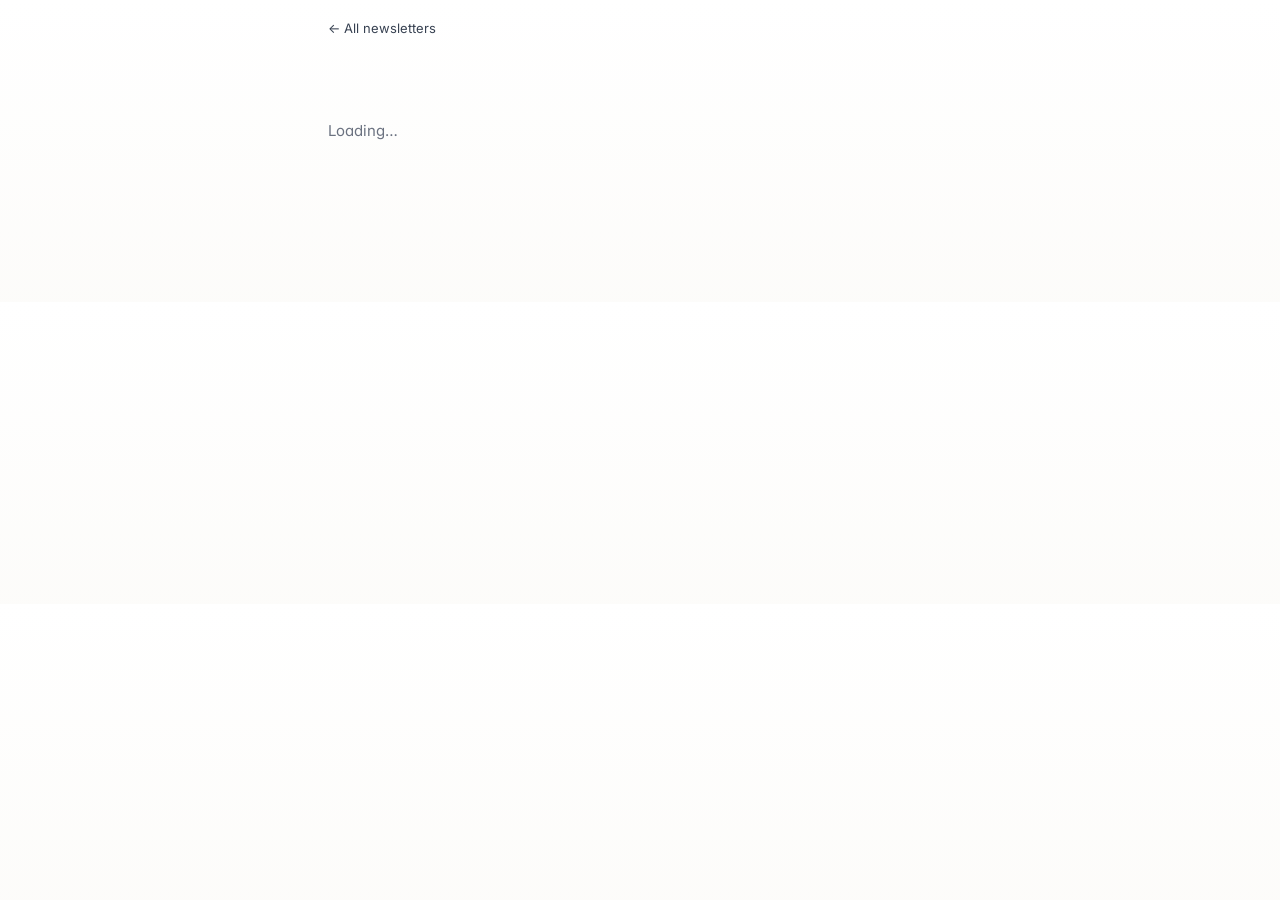
<file: web/newsletter.html>
<!doctype html>
<html lang="en">
<head>
<meta charset="utf-8" />
<meta name="viewport" content="width=device-width, initial-scale=1" />
<title>FIRSTHAND — Newsletter</title>
<link rel="preconnect" href="https://fonts.googleapis.com">
<link rel="preconnect" href="https://fonts.gstatic.com" crossorigin>
<link href="https://fonts.googleapis.com/css2?family=Fraunces:ital,opsz,wght,SOFT@0,9..144,300..900,0..100;1,9..144,300..900,0..100&family=Inter:wght@400;500;600;700;800&family=Newsreader:ital,opsz,wght@0,6..72,400..700;1,6..72,400..700&family=JetBrains+Mono:wght@400;500&display=swap" rel="stylesheet">
<link rel="stylesheet" href="styles.css" />
<style>
  .reader-wrap {
    max-width: var(--col-prose);
    margin: 0 auto;
    padding: 18px var(--gutter) 96px;
  }
  .reader-top {
    display: flex;
    justify-content: space-between;
    align-items: center;
    gap: 16px;
    margin-bottom: 32px;
    font-family: var(--read);
    font-size: 13px;
    color: var(--ink-mute);
  }
  .reader-top a { color: var(--ink-soft); transition: color 160ms ease; }
  .reader-top a:hover { color: var(--ink); }

  .reader-head {
    padding: 0 0 24px;
    margin-bottom: 32px;
    border-bottom: 1px solid var(--rule);
  }
  .reader-kicker {
    margin: 0 0 14px;
    font-family: var(--read);
    font-size: 13px;
    font-weight: 800;
    letter-spacing: 0.06em;
    text-transform: uppercase;
    color: var(--accent-deep);
  }
  .reader-title {
    margin: 0 0 14px;
    font-family: var(--serif);
    font-size: clamp(32px, 4.4vw, 52px);
    font-weight: 650;
    line-height: 1.08;
    letter-spacing: -0.02em;
    color: var(--ink);
  }
  .reader-meta {
    font-family: var(--read);
    font-size: 14px;
    color: var(--ink-mute);
  }

  .prose {
    font-family: var(--read);
    font-size: 17px;
    line-height: 1.72;
    color: var(--ink-soft);
  }
  .prose > :first-child { margin-top: 0; }
  .prose h1, .prose h2, .prose h3, .prose h4 {
    font-family: var(--serif);
    font-weight: 650;
    line-height: 1.18;
    letter-spacing: -0.015em;
    color: var(--ink);
    margin: 1.8em 0 0.6em;
  }
  .prose h1 { font-size: clamp(28px, 3.4vw, 38px); }
  .prose h2 { font-size: clamp(23px, 2.6vw, 30px); }
  .prose h3 { font-size: 20px; }
  .prose h4 { font-size: 17px; }
  .prose p { margin: 0 0 1.1em; }
  .prose ul, .prose ol { margin: 0 0 1.1em; padding-left: 1.3em; }
  .prose li { margin: 0.3em 0; }
  .prose a { color: var(--accent-deep); border-bottom: 1px solid var(--rule-strong); }
  .prose a:hover { color: var(--accent); }
  .prose strong { color: var(--ink); font-weight: 700; }
  .prose blockquote {
    margin: 1.4em 0;
    padding: 4px 0 4px 20px;
    border-left: 3px solid var(--rule-strong);
    font-family: var(--serif);
    font-size: 20px;
    line-height: 1.5;
    color: var(--ink);
  }
  .prose blockquote p { margin: 0; }
  .prose code {
    font-family: var(--mono);
    font-size: 0.88em;
    background: var(--paper-deep);
    padding: 2px 6px;
    border-radius: 4px;
    color: var(--ink);
  }
  .prose pre {
    background: var(--paper-deep);
    padding: 16px;
    border-radius: 8px;
    overflow-x: auto;
  }
  .prose pre code { background: none; padding: 0; }
  .prose hr { border: 0; border-top: 1px solid var(--rule); margin: 2em 0; }

  .reader-msg {
    font-family: var(--read);
    font-size: 15px;
    color: var(--ink-mute);
    padding: 48px 0;
  }
</style>
</head>
<body>

<div class="reader-wrap">
  <div class="reader-top">
    <a href="/#newsletters">← All newsletters</a>
    <span data-session></span>
  </div>

  <header class="reader-head" data-head hidden>
    <p class="reader-kicker">Newsletter</p>
    <h1 class="reader-title" data-title>—</h1>
    <p class="reader-meta" data-meta>—</p>
  </header>

  <article class="prose" data-body></article>
  <p class="reader-msg" data-msg>Loading…</p>
</div>

<script type="module">
import { createClient } from "https://esm.sh/@supabase/supabase-js@2";
import { marked } from "https://esm.sh/marked@12";
(async () => {
  const here = location.pathname + location.search;
  const goLogin = () => location.replace(`/login.html?next=${encodeURIComponent(here)}`);

  let supabase = null;
  let session = null;
  try {
    const cfg = await (await fetch("/auth/config")).json();
    if (cfg.supabase_url && cfg.supabase_anon_key) {
      supabase = createClient(cfg.supabase_url, cfg.supabase_anon_key);
      ({ data: { session } } = await supabase.auth.getSession());
    }
  } catch (_) { /* fall through to gate */ }
  if (!session) { goLogin(); return; }

  const sessionEl = document.querySelector("[data-session]");
  sessionEl.innerHTML = "";
  const who = document.createElement("span");
  who.textContent = session.user.email || "signed in";
  const sep = document.createTextNode(" · ");
  const out = document.createElement("a");
  out.href = "#"; out.textContent = "sign out";
  out.addEventListener("click", async (e) => {
    e.preventDefault();
    await supabase.auth.signOut();
    goLogin();
  });
  sessionEl.append(who, sep, out);

  const fmtDate = (iso) => {
    try {
      return new Date(iso).toLocaleDateString(undefined, {
        month: "long", day: "numeric", year: "numeric",
      });
    } catch { return ""; }
  };

  const msg = document.querySelector("[data-msg]");
  const head = document.querySelector("[data-head]");
  const body = document.querySelector("[data-body]");

  const slug = new URLSearchParams(location.search).get("slug");
  if (!slug) { msg.textContent = "No newsletter selected."; return; }

  try {
    const res = await fetch(`/newsletters/${encodeURIComponent(slug)}`);
    if (res.status === 404) { msg.textContent = "Newsletter not found."; return; }
    if (!res.ok) { msg.textContent = "Could not load newsletter."; return; }

    const nl = await res.json();
    const meta = [nl.name, fmtDate(nl.generated_at)].filter(Boolean).join(" · ");
    document.querySelector("[data-title]").textContent = nl.title || nl.name || "Newsletter";
    document.querySelector("[data-meta]").textContent = meta;
    document.title = `FIRSTHAND — ${nl.title || nl.name || "Newsletter"}`;

    // The leading H1 is shown in the header; drop it from the body to avoid a repeat.
    const md = (nl.markdown || "").replace(/^\s*#\s+.*(\r?\n)+/, "");
    body.innerHTML = marked.parse(md);

    head.hidden = false;
    msg.hidden = true;
  } catch (err) {
    msg.textContent = "Network error.";
  }
})();
</script>
</body>
</html>
</file>
<file: web/styles.css>
/* FIRSTHAND — warm minimal */

:root {
  --paper:       #FAF7F2;
  --paper-card:  #F3EFE6;
  --ink:         #1A1A1A;
  --ink-soft:    #3A3A3A;
  --ink-mute:    #6B6B6B;
  --rule:        #E5DFD2;
  --rule-strong: #C9C1AE;
  --accent:      #B5421F;
  --accent-deep: #8E2F12;
  --sage:        #6B7A5A;

  --sans:  "Inter", ui-sans-serif, system-ui, -apple-system, "Segoe UI", sans-serif;
  --serif: "Fraunces", "Times New Roman", serif;
  --read:  var(--sans);
  --mono:  "JetBrains Mono", ui-monospace, monospace;

  --col-prose: 680px;
  --col-wide:  960px;
  --col-max:   1080px;
  --gutter:    clamp(20px, 5vw, 40px);
}

* { box-sizing: border-box; }

html { scroll-behavior: smooth; }

body {
  margin: 0;
  background: var(--paper);
  color: var(--ink);
  font-family: var(--sans);
  font-size: 17px;
  line-height: 1.6;
  font-feature-settings: "kern", "liga", "cv11";
  text-rendering: optimizeLegibility;
  -webkit-font-smoothing: antialiased;
}

a { color: inherit; text-decoration: none; }

::selection { background: var(--accent); color: var(--paper); }

/* ─── nav ─── */
.nav {
  max-width: var(--col-max);
  margin: 0 auto;
  padding: 28px var(--gutter) 0;
  display: flex;
  align-items: center;
  justify-content: space-between;
  gap: 24px;
}
.nav-brand {
  font-family: var(--serif);
  font-size: 20px;
  font-weight: 500;
  letter-spacing: -0.01em;
  color: var(--ink);
}
.nav-links {
  display: flex;
  align-items: center;
  gap: 28px;
  font-size: 14.5px;
  color: var(--ink-soft);
}
.nav-links a {
  transition: color 160ms ease;
}
.nav-links a:hover { color: var(--accent); }
.nav-session {
  font-family: var(--mono);
  font-size: 12px;
  color: var(--ink-mute);
}
.nav-session a {
  color: var(--ink-mute);
  border-bottom: 1px solid var(--rule);
}
.nav-session a:hover { color: var(--accent); border-color: var(--accent); }

/* ─── hero ─── */
.hero {
  max-width: var(--col-prose);
  margin: 0 auto;
  padding: clamp(80px, 14vw, 160px) var(--gutter) clamp(56px, 10vw, 96px);
}
.hero-title {
  font-family: var(--serif);
  font-weight: 400;
  font-size: clamp(48px, 8vw, 80px);
  line-height: 1.02;
  letter-spacing: -0.025em;
  margin: 0 0 28px;
  color: var(--ink);
}
.hero-deck {
  font-size: clamp(18px, 1.6vw, 20px);
  line-height: 1.55;
  color: var(--ink-soft);
  margin: 0 0 40px;
  max-width: 56ch;
}

.sub-form {
  margin: 0;
}
.sub-row {
  display: flex;
  gap: 10px;
  align-items: stretch;
  flex-wrap: wrap;
}
.sub-row input[type="email"],
.sub-row input[type="text"] {
  flex: 1;
  min-width: 200px;
  font-family: var(--sans);
  font-size: 16px;
  padding: 13px 16px;
  background: var(--paper);
  border: 1px solid var(--rule-strong);
  border-radius: 6px;
  color: var(--ink);
  outline: none;
  transition: border-color 160ms ease, box-shadow 160ms ease;
}
.sub-row input:focus {
  border-color: var(--accent);
  box-shadow: 0 0 0 3px rgba(181, 66, 31, 0.15);
}
.sub-row input::placeholder { color: var(--ink-mute); }

.btn {
  display: inline-flex;
  align-items: center;
  justify-content: center;
  gap: 8px;
  font-family: var(--sans);
  font-size: 15px;
  font-weight: 500;
  padding: 13px 22px;
  background: var(--accent);
  color: #fff;
  border: 1px solid var(--accent);
  border-radius: 6px;
  cursor: pointer;
  transition: background 160ms ease, border-color 160ms ease, transform 160ms ease;
  text-decoration: none;
}
.btn:hover { background: var(--accent-deep); border-color: var(--accent-deep); }
.btn:active { transform: translateY(1px); }
.btn .arrow { display: inline-block; transition: transform 200ms ease; }
.btn:hover .arrow { transform: translateX(3px); }

.sub-fine {
  margin: 16px 0 0;
  font-size: 13.5px;
  color: var(--ink-mute);
}
.sub-thanks {
  margin: 16px 0 0;
  font-size: 16px;
  color: var(--ink);
}
.sub-thanks strong { color: var(--accent); font-weight: 500; }

/* ─── section divider ─── */
.section {
  max-width: var(--col-wide);
  margin: 0 auto;
  padding: clamp(44px, 6vw, 72px) var(--gutter);
}
.section-prose {
  max-width: var(--col-prose);
}
.section-rule {
  border-top: 1px solid var(--rule);
}
.section-eyebrow {
  font-family: var(--mono);
  font-size: 12px;
  letter-spacing: 0.06em;
  color: var(--ink-mute);
  margin: 0 0 24px;
  display: flex;
  align-items: center;
  gap: 12px;
}
.section-eyebrow .count {
  color: var(--ink);
}

/* ─── directory list ─── */
.dir-list {
  list-style: none;
  margin: 0;
  padding: 0;
}
.dir-row {
  display: grid;
  grid-template-columns: 36px 1fr auto 28px;
  align-items: center;
  gap: 18px;
  padding: 18px 4px;
  border-bottom: 1px solid var(--rule);
  transition: background 160ms ease, padding 160ms ease;
  color: var(--ink);
}
.dir-row:hover {
  background: var(--paper-card);
  padding-left: 12px;
  padding-right: 12px;
}
.dir-row:hover .dir-arrow { color: var(--accent); transform: translateX(3px); }
.dir-avatar {
  width: 36px;
  height: 36px;
  border-radius: 50%;
  background: var(--mono-bg, #E2D3B0);
  color: var(--mono-ink, #7B3A18);
  display: grid;
  place-items: center;
  font-family: var(--sans);
  font-size: 13px;
  font-weight: 600;
  letter-spacing: 0.02em;
}
.dir-id { display: flex; flex-direction: column; gap: 2px; min-width: 0; }
.dir-name {
  font-family: var(--serif);
  font-size: 19px;
  font-weight: 500;
  letter-spacing: -0.01em;
  color: var(--ink);
}
.dir-meta {
  font-size: 13.5px;
  color: var(--ink-mute);
}
.dir-when {
  font-family: var(--mono);
  font-size: 12px;
  color: var(--ink-mute);
  white-space: nowrap;
}
.dir-arrow {
  font-size: 18px;
  color: var(--ink-mute);
  transition: color 160ms ease, transform 160ms ease;
  justify-self: end;
}
.dir-empty {
  font-size: 15px;
  color: var(--ink-mute);
  padding: 24px 0;
}
.dir-empty code {
  font-family: var(--mono);
  font-size: 13px;
  background: var(--paper-card);
  padding: 2px 6px;
  border-radius: 4px;
}

/* ─── editor note ─── */
.note {
  max-width: var(--col-prose);
  margin: 0 auto;
  padding: clamp(44px, 6vw, 72px) var(--gutter);
}
.note h2 {
  font-family: var(--serif);
  font-weight: 400;
  font-size: clamp(28px, 3.6vw, 36px);
  letter-spacing: -0.015em;
  line-height: 1.15;
  margin: 0 0 24px;
}
.note p {
  font-size: 17px;
  line-height: 1.7;
  color: var(--ink-soft);
  margin: 0 0 18px;
}
.note-sign {
  margin-top: 24px;
  font-size: 14px;
  color: var(--ink-mute);
}

/* ─── house rules ─── */
.rules {
  max-width: var(--col-prose);
  margin: 0 auto;
  padding: clamp(40px, 6vw, 64px) var(--gutter);
}
.rules h2 {
  font-family: var(--serif);
  font-weight: 400;
  font-size: clamp(24px, 3vw, 28px);
  letter-spacing: -0.01em;
  margin: 0 0 24px;
}
.rules ol {
  list-style: none;
  counter-reset: rules;
  margin: 0;
  padding: 0;
  display: flex;
  flex-direction: column;
  gap: 18px;
}
.rules li {
  counter-increment: rules;
  display: grid;
  grid-template-columns: 28px 1fr;
  gap: 14px;
  padding: 16px 0;
  border-top: 1px solid var(--rule);
}
.rules li:last-child { border-bottom: 1px solid var(--rule); }
.rules li::before {
  content: counter(rules, decimal-leading-zero);
  font-family: var(--mono);
  font-size: 12px;
  color: var(--ink-mute);
  padding-top: 4px;
}
.rules h4 {
  font-family: var(--serif);
  font-size: 18px;
  font-weight: 500;
  letter-spacing: -0.005em;
  margin: 0 0 6px;
  line-height: 1.3;
}
.rules p {
  font-size: 15.5px;
  line-height: 1.6;
  color: var(--ink-soft);
  margin: 0;
}

/* ─── footer ─── */
.foot {
  max-width: var(--col-max);
  margin: 0 auto;
  padding: 48px var(--gutter) 64px;
  border-top: 1px solid var(--rule);
  display: flex;
  justify-content: space-between;
  align-items: baseline;
  flex-wrap: wrap;
  gap: 16px;
  font-size: 13.5px;
  color: var(--ink-mute);
}
.foot-brand {
  font-family: var(--serif);
  font-size: 15px;
  font-weight: 500;
  color: var(--ink);
  letter-spacing: -0.005em;
}
.foot-links {
  display: flex;
  gap: 20px;
}
.foot-links a:hover { color: var(--accent); }

/* ─── responsive ─── */
@media (max-width: 640px) {
  .nav-links { gap: 18px; font-size: 14px; }
  .nav-session { display: none; }
  .dir-row { grid-template-columns: 32px 1fr 20px; }
  .dir-when { display: none; }
  .foot { flex-direction: column; align-items: flex-start; }
}

/* ─────────── modern newsletter refresh ─────────── */
:root {
  --paper:        #FBFAF7;
  --paper-deep:   #F3F2ED;
  --paper-card:   #FFFFFF;
  --ink:          #111827;
  --ink-soft:     #374151;
  --ink-mute:     #6B7280;
  --rule:         #E5E7EB;
  --rust:         #F05A28;
  --rust-deep:    #C2410C;
  --sage:         #047857;
  --hi:           #FFF3EA;

  --serif:   "Newsreader", "Georgia", serif;
  --read:    "Inter", ui-sans-serif, system-ui, -apple-system, BlinkMacSystemFont, "Segoe UI", sans-serif;
  --mono:    "JetBrains Mono", ui-monospace, monospace;

  --col-max:  1120px;
  --gutter:   clamp(20px, 4vw, 48px);
}

body {
  background:
    linear-gradient(180deg, #FFFFFF 0%, var(--paper) 460px),
    var(--paper);
  color: var(--ink);
  font-family: var(--read);
  font-size: 16px;
  line-height: 1.6;
}

.grain { display: none; }

a:focus-visible,
button:focus-visible,
input:focus-visible,
textarea:focus-visible {
  outline: 3px solid rgba(240, 90, 40, 0.28);
  outline-offset: 3px;
}

.mast {
  position: sticky;
  top: 0;
  z-index: 20;
  max-width: none;
  padding: 0 var(--gutter);
  background: rgba(255, 255, 255, 0.86);
  border-bottom: 1px solid var(--rule);
  backdrop-filter: blur(18px);
}

.mast-row {
  max-width: var(--col-max);
  margin: 0 auto;
  min-height: 48px;
  font-family: var(--read);
  font-size: 13px;
  font-weight: 500;
  letter-spacing: 0;
  text-transform: none;
  color: var(--ink-mute);
}

.mast-row:first-child .meta:first-child {
  color: var(--ink);
  font-weight: 700;
  letter-spacing: 0.02em;
}

.mast-row.mast-rule {
  margin-top: 0;
  min-height: 42px;
  padding: 0;
  border: 0;
  font-family: var(--read);
  font-size: 14px;
  font-style: normal;
}

.meta-mid {
  font-family: var(--read);
  font-style: normal;
  letter-spacing: 0;
}

.link {
  color: var(--ink-soft);
  padding: 8px 0;
}

.link::after { background: var(--rust); }
.link:hover { color: var(--ink); }

.link-strong {
  padding: 8px 14px;
  border: 1px solid var(--rule);
  border-radius: 999px;
  background: var(--paper-card);
  color: var(--ink);
  box-shadow: 0 10px 24px -22px rgba(17, 24, 39, 0.55);
}

.link-strong::after { display: none; }
.link-strong:hover { border-color: rgba(240, 90, 40, 0.45); color: var(--rust-deep); }

.nameplate {
  display: grid;
  grid-template-columns: minmax(0, 1.05fr) minmax(280px, 0.95fr);
  gap: clamp(28px, 6vw, 72px);
  align-items: end;
  padding-top: clamp(56px, 8vw, 96px);
  padding-bottom: clamp(52px, 7vw, 88px);
}

.nameplate-tag,
.nameplate-title,
.nameplate-sub { grid-column: 1; }

.nameplate-tag {
  gap: 10px;
  margin-bottom: 22px;
  font-family: var(--read);
  font-size: 13px;
  font-weight: 600;
  letter-spacing: 0;
  text-transform: none;
  color: var(--rust-deep);
}

.tag-stamp {
  padding: 5px 10px;
  border: 1px solid #FED7AA;
  border-radius: 999px;
  transform: none;
  background: var(--hi);
  color: var(--rust-deep);
  font-size: 12px;
}

.nameplate-title {
  max-width: 8ch;
  font-family: var(--serif);
  font-size: clamp(64px, 10vw, 144px);
  font-weight: 650;
  line-height: 0.92;
  letter-spacing: -0.035em;
  font-variation-settings: normal;
}

.np-amp { color: var(--rust); }

.nameplate-sub {
  margin-top: 26px;
  max-width: 58ch;
  font-family: var(--read);
  font-size: clamp(18px, 1.45vw, 21px);
  line-height: 1.58;
  color: var(--ink-soft);
}

.nameplate-sub em {
  font-family: var(--read);
  font-weight: 650;
  color: var(--ink);
}

.nameplate-foot {
  grid-column: 2;
  grid-row: 1 / span 3;
  display: grid;
  grid-template-columns: 1fr;
  align-self: stretch;
  margin-top: 0;
  padding: clamp(24px, 3vw, 32px);
  border: 1px solid var(--rule);
  border-radius: 8px;
  background:
    linear-gradient(135deg, rgba(240, 90, 40, 0.08), transparent 42%),
    var(--paper-card);
  box-shadow: 0 28px 70px -52px rgba(17, 24, 39, 0.45);
}

.foot-col {
  justify-content: flex-end;
  gap: 10px;
}

.foot-col + .foot-col {
  border-top: 1px solid var(--rule);
  padding-top: 24px;
}

.kicker,
.sub-label,
.card-loc,
.sub-head,
.foot-h,
.foot-fine,
.rail-num,
.chat-top,
.chat-id .sub,
.turn .who,
.chat-pending,
.auth-top,
.auth-sub,
.auth-field label,
.auth-actions button,
.auth-toggle,
.auth-msg {
  letter-spacing: 0.02em;
}

.foot-num {
  font-family: var(--serif);
  font-weight: 650;
  color: var(--rust);
}

.foot-cap {
  font-family: var(--read);
  font-style: normal;
  color: var(--ink-mute);
}

.btn-ink,
.feature-cta {
  font-family: var(--read);
  font-size: 15px;
  font-weight: 650;
  border-radius: 999px;
  background: var(--ink);
  color: #FFFFFF;
  border-color: var(--ink);
  box-shadow: 0 18px 34px -24px rgba(17, 24, 39, 0.7);
}

.btn-ink:hover,
.feature-cta:hover {
  background: var(--rust);
  border-color: var(--rust);
  color: #FFFFFF;
}

.dir,
.ednote,
.creed {
  border-top-color: var(--rule);
}

.dir {
  padding-top: clamp(52px, 7vw, 92px);
}

.dir-head {
  grid-template-columns: minmax(0, 0.82fr);
  margin-bottom: clamp(28px, 5vw, 52px);
}

.dir-head .rail-num,
.creed > .rail-num,
.rail-num.center {
  margin-bottom: 12px;
  font-family: var(--read);
  font-size: 13px;
  font-weight: 700;
  color: var(--rust-deep);
  text-transform: none;
}

.dir-title {
  font-family: var(--serif);
  font-size: clamp(38px, 5vw, 68px);
  font-weight: 650;
  line-height: 1.02;
  letter-spacing: -0.028em;
  font-variation-settings: normal;
}

.dir-title em {
  color: var(--ink);
  font-style: normal;
}

.dir-deck,
.sub-deck,
.creed-list p {
  font-family: var(--read);
  color: var(--ink-soft);
}

.dir-grid {
  grid-template-columns: repeat(auto-fill, minmax(240px, 1fr));
  gap: 18px;
}

.card {
  gap: 16px;
  padding: 16px;
  border-color: var(--rule);
  border-radius: 8px;
  background: var(--paper-card);
  box-shadow: 0 16px 42px -36px rgba(17, 24, 39, 0.55);
}

.card:hover {
  transform: translateY(-3px);
  border-color: #CBD5E1;
  box-shadow: 0 24px 50px -34px rgba(17, 24, 39, 0.55);
}

.card-mono {
  border: 0;
  border-radius: 6px;
}

.card-mono::before {
  background: linear-gradient(135deg, rgba(255,255,255,0.7), transparent 48%);
}

.mono-letters {
  font-family: var(--serif);
  font-size: clamp(56px, 8vw, 96px);
  font-style: normal;
  font-weight: 650;
  letter-spacing: -0.05em;
  font-variation-settings: normal;
}

.mono-issue {
  font-family: var(--read);
  font-size: 11px;
  font-weight: 700;
  letter-spacing: 0;
}

.card-name {
  font-family: var(--read);
  font-size: 18px;
  font-weight: 700;
  letter-spacing: -0.01em;
}

.card-role {
  font-family: var(--read);
  font-size: 14px;
  font-style: normal;
  line-height: 1.45;
}

.card-loc {
  font-family: var(--read);
  font-size: 12px;
  font-weight: 600;
  letter-spacing: 0;
  text-transform: none;
}

.card-arrow {
  top: 14px;
  right: 14px;
  background: rgba(255,255,255,0.82);
  border-color: rgba(17, 24, 39, 0.08);
  font-family: var(--read);
}

.card:hover .card-arrow {
  transform: translateX(2px);
}

.ednote {
  max-width: 920px;
  text-align: left;
}

.ednote-body {
  font-family: var(--serif);
  font-size: clamp(23px, 2.4vw, 34px);
  font-weight: 500;
  line-height: 1.34;
  font-variation-settings: normal;
}

.dropcap {
  font-family: var(--serif);
  font-weight: 650;
  color: var(--ink);
  font-variation-settings: normal;
}

.dropcap-rust { color: var(--rust); }

.ednote-sign {
  font-family: var(--read);
  font-style: normal;
  color: var(--ink-mute);
}

.sub {
  padding-top: clamp(24px, 4vw, 48px);
}

.sub-card {
  border-color: var(--rule);
  border-radius: 8px;
  background:
    linear-gradient(135deg, rgba(240, 90, 40, 0.08), transparent 45%),
    var(--paper-card);
  box-shadow: 0 32px 70px -48px rgba(17, 24, 39, 0.55);
}

.sub-card::before,
.sub-perf {
  display: none;
}

.sub-head {
  font-family: var(--read);
  font-size: 13px;
  font-weight: 700;
  letter-spacing: 0;
  text-transform: none;
}

.sub-stamp {
  border-color: #FED7AA;
  background: var(--hi);
  color: var(--rust-deep);
}

.sub-title {
  font-family: var(--serif);
  font-size: clamp(34px, 4.4vw, 58px);
  font-weight: 650;
  line-height: 1.03;
  font-variation-settings: normal;
}

.sub-row {
  grid-template-columns: minmax(0, 1fr) minmax(0, 1.25fr) auto;
}

.sub-label {
  font-family: var(--read);
  font-size: 13px;
  font-weight: 700;
  text-transform: none;
}

.sub-field input,
.auth-field input {
  font-family: var(--read);
  border: 1px solid var(--rule);
  border-radius: 6px;
  background: #FFFFFF;
  padding: 13px 14px;
}

.sub-field input:focus,
.auth-field input:focus {
  border-color: rgba(240, 90, 40, 0.65);
  box-shadow: 0 0 0 4px rgba(240, 90, 40, 0.12);
}

.sub-field input::placeholder {
  font-style: normal;
}

.sub-fine,
.sub-thanks {
  font-family: var(--read);
  font-style: normal;
}

.creed-list {
  gap: 18px;
}

.creed-list li {
  grid-template-columns: 38px 1fr;
  padding: 18px;
  border: 1px solid var(--rule);
  border-radius: 8px;
  background: var(--paper-card);
}

.creed-num {
  font-family: var(--read);
  font-size: 14px;
  font-style: normal;
  font-weight: 800;
  color: var(--rust);
}

.creed-list h4 {
  font-family: var(--read);
  font-size: 17px;
  font-weight: 750;
  letter-spacing: -0.01em;
}

.foot {
  background: #111827;
  color: #FFFFFF;
}

.foot-cell a,
.foot-tag {
  font-family: var(--read);
  font-style: normal;
  color: rgba(255,255,255,0.72);
}

.foot-mark {
  font-family: var(--read);
  font-size: 34px;
  font-style: normal;
  font-weight: 800;
  color: var(--rust);
}

.foot-name {
  font-family: var(--read);
  font-weight: 800;
  letter-spacing: 0.02em;
}

@media (prefers-reduced-motion: no-preference) {
  .portrait { animation: none; }
}

@media (max-width: 980px) {
  .nameplate {
    grid-template-columns: 1fr;
  }

  .nameplate-foot {
    grid-column: 1;
    grid-row: auto;
  }

  .sub-row {
    grid-template-columns: 1fr;
  }
}

@media (max-width: 640px) {
  .mast {
    position: static;
  }

  .mast-row {
    justify-content: flex-start;
    min-height: 40px;
  }

  .meta-mid {
    display: none;
  }

  .nameplate-title {
    font-size: clamp(58px, 20vw, 92px);
  }

  .nameplate-tag {
    align-items: flex-start;
    flex-direction: column;
  }

  .dir-grid {
    grid-template-columns: 1fr;
  }
}

/* Current minimalist layout polish */
:root {
  --accent: #F05A28;
  --accent-deep: #C2410C;
  --rule-strong: #D1D5DB;
  --col-prose: 720px;
  --col-wide: 980px;
}

.nav {
  max-width: none;
  padding: 0 var(--gutter);
  min-height: 64px;
  border-bottom: 1px solid var(--rule);
  background: rgba(255, 255, 255, 0.86);
  backdrop-filter: blur(18px);
}

.nav-brand {
  font-family: var(--read);
  font-size: 15px;
  font-weight: 800;
  letter-spacing: 0;
  text-transform: uppercase;
}

.nav-links {
  font-size: 14px;
  font-weight: 600;
  gap: 22px;
}

.nav-links a:hover,
.nav-session a:hover,
.foot-links a:hover {
  color: var(--accent);
}

.hero {
  max-width: var(--col-wide);
  display: grid;
  grid-template-columns: minmax(0, 1fr) minmax(280px, 360px);
  gap: clamp(28px, 5vw, 56px);
  align-items: start;
  padding-top: clamp(48px, 8vw, 88px);
  padding-bottom: clamp(36px, 6vw, 64px);
}

.hero-kicker {
  grid-column: 1;
  margin: 0 0 14px;
  color: var(--accent-deep);
  font-size: 13px;
  font-weight: 800;
}

.hero-title {
  grid-column: 1;
  max-width: 10ch;
  font-family: var(--serif);
  font-size: clamp(54px, 8vw, 98px);
  font-weight: 650;
  line-height: 0.96;
  letter-spacing: -0.035em;
  margin-bottom: 24px;
}

.hero-deck {
  grid-column: 1;
  font-size: clamp(18px, 1.6vw, 21px);
  color: var(--ink-soft);
}

.hero .sub-form {
  grid-column: 2;
  grid-row: 1 / span 3;
  padding: clamp(24px, 3vw, 32px);
  border: 1px solid var(--rule);
  border-radius: 12px;
  background:
    linear-gradient(135deg, rgba(240, 90, 40, 0.07), transparent 55%),
    var(--paper-card);
  box-shadow: 0 30px 70px -52px rgba(17, 24, 39, 0.48);
}

.sub-eyebrow {
  margin: 0 0 6px;
  font-family: var(--read);
  font-size: 12px;
  font-weight: 800;
  letter-spacing: 0.08em;
  text-transform: uppercase;
  color: var(--accent-deep);
}

.sub-pitch {
  margin: 0 0 18px;
  font-family: var(--serif);
  font-size: 18px;
  line-height: 1.35;
  letter-spacing: -0.01em;
  color: var(--ink);
}

.sub-stack {
  display: flex;
  flex-direction: column;
  gap: 10px;
}

.sub-stack input[type="email"],
.sub-stack input[type="text"] {
  width: 100%;
  font-family: var(--read);
  font-size: 15px;
  padding: 12px 14px;
  background: #FFFFFF;
  border: 1px solid var(--rule);
  border-radius: 8px;
  color: var(--ink);
  outline: none;
  transition: border-color 160ms ease, box-shadow 160ms ease;
}

.sub-stack input::placeholder { color: var(--ink-mute); }

.sub-stack input:focus {
  border-color: rgba(240, 90, 40, 0.65);
  box-shadow: 0 0 0 4px rgba(240, 90, 40, 0.12);
}

.sub-stack .btn {
  width: 100%;
  padding: 12px 18px;
}

.sub-form .sub-fine {
  margin-top: 14px;
  font-size: 12.5px;
  color: var(--ink-mute);
}

.sub-form .sub-thanks {
  margin-top: 14px;
}

.btn {
  background: var(--ink);
  border-color: var(--ink);
  border-radius: 999px;
  font-weight: 750;
  box-shadow: 0 18px 34px -24px rgba(17, 24, 39, 0.7);
}

.btn:hover {
  background: var(--accent);
  border-color: var(--accent);
}

.section-eyebrow {
  font-family: var(--read);
  font-size: 13px;
  font-weight: 800;
  letter-spacing: 0;
  color: var(--accent-deep);
}

.dir-row {
  grid-template-columns: 42px 1fr auto 28px;
  padding: 18px;
  border: 1px solid var(--rule);
  border-radius: 8px;
  background: var(--paper-card);
  margin-bottom: 10px;
  box-shadow: 0 16px 42px -38px rgba(17, 24, 39, 0.5);
}

.dir-row:hover {
  padding-left: 18px;
  padding-right: 18px;
  border-color: #CBD5E1;
  box-shadow: 0 24px 50px -36px rgba(17, 24, 39, 0.55);
  transform: translateY(-2px);
}

.dir-avatar {
  width: 42px;
  height: 42px;
  border-radius: 8px;
}

.dir-name {
  font-family: var(--read);
  font-size: 17px;
  font-weight: 800;
}

.dir-meta {
  color: var(--ink-soft);
}

.note h2,
.rules h2 {
  font-family: var(--serif);
  font-weight: 650;
}

.note p,
.rules p {
  color: var(--ink-soft);
}

.rules {
  max-width: var(--col-wide);
}

.rules ol {
  display: grid;
  grid-template-columns: repeat(3, 1fr);
  gap: 14px;
}

.rules li {
  border: 1px solid var(--rule);
  border-radius: 8px;
  padding: 18px;
  background: var(--paper-card);
}

.rules li:last-child {
  border-bottom: 1px solid var(--rule);
}

.rules h4 {
  font-family: var(--read);
  font-weight: 800;
}

.foot {
  max-width: none;
  padding-left: var(--gutter);
  padding-right: var(--gutter);
  background: #111827;
  border-top: 0;
  color: rgba(255, 255, 255, 0.66);
}

.foot-brand {
  font-family: var(--read);
  font-weight: 800;
  color: #FFFFFF;
  text-transform: uppercase;
}

@media (max-width: 820px) {
  .hero {
    grid-template-columns: 1fr;
  }

  .hero .sub-form {
    grid-column: 1;
    grid-row: auto;
  }

  .rules ol {
    grid-template-columns: 1fr;
  }
}

@media (max-width: 640px) {
  .nav {
    position: static;
    align-items: flex-start;
    padding-top: 16px;
    padding-bottom: 16px;
  }

  .hero-title {
    font-size: clamp(48px, 16vw, 76px);
  }

  .sub-row {
    flex-wrap: wrap;
  }

  .dir-row {
    grid-template-columns: 36px 1fr 20px;
    padding: 14px;
  }
}

/* ─── directory horizontal scroll + past newsletters (layout only) ─── */
.dir-scroll {
  display: flex;
  gap: 14px;
  overflow-x: auto;
  scroll-snap-type: x proximity;
  padding: 4px 4px 16px;
  margin: 0 -4px;
  -webkit-overflow-scrolling: touch;
}

.dir-card {
  flex: 0 0 210px;
  scroll-snap-align: start;
  display: flex;
  flex-direction: column;
  gap: 10px;
  padding: 18px;
  border: 1px solid var(--rule);
  border-radius: 8px;
  background: var(--paper-card);
  box-shadow: 0 16px 42px -38px rgba(17, 24, 39, 0.5);
  color: var(--ink);
  transition: transform 160ms ease, border-color 160ms ease, box-shadow 160ms ease;
}

.dir-card:hover {
  transform: translateY(-2px);
  border-color: #CBD5E1;
  box-shadow: 0 24px 50px -36px rgba(17, 24, 39, 0.55);
}

.dir-card .dir-name { font-size: 17px; }

.dir-card .dir-meta {
  flex: 1;
  display: -webkit-box;
  -webkit-line-clamp: 2;
  -webkit-box-orient: vertical;
  overflow: hidden;
}

.dir-card .dir-when { color: var(--ink-mute); }

.nl-list {
  list-style: none;
  margin: 0;
  padding: 0;
}

.nl-row {
  display: grid;
  grid-template-columns: 1fr 28px;
  align-items: center;
  gap: 18px;
  padding: 18px;
  border: 1px solid var(--rule);
  border-radius: 8px;
  background: var(--paper-card);
  margin-bottom: 10px;
  box-shadow: 0 16px 42px -38px rgba(17, 24, 39, 0.5);
  color: var(--ink);
  transition: transform 160ms ease, border-color 160ms ease, box-shadow 160ms ease;
}

.nl-row:hover {
  transform: translateY(-2px);
  border-color: #CBD5E1;
  box-shadow: 0 24px 50px -36px rgba(17, 24, 39, 0.55);
}

.nl-row:hover .dir-arrow { color: var(--accent); transform: translateX(3px); }

.nl-id {
  display: flex;
  flex-direction: column;
  gap: 3px;
  min-width: 0;
}

.nl-title {
  font-family: var(--serif);
  font-size: 19px;
  font-weight: 650;
  letter-spacing: -0.01em;
  line-height: 1.25;
  color: var(--ink);
}

.nl-meta {
  font-size: 13.5px;
  color: var(--ink-mute);
}
</file>
